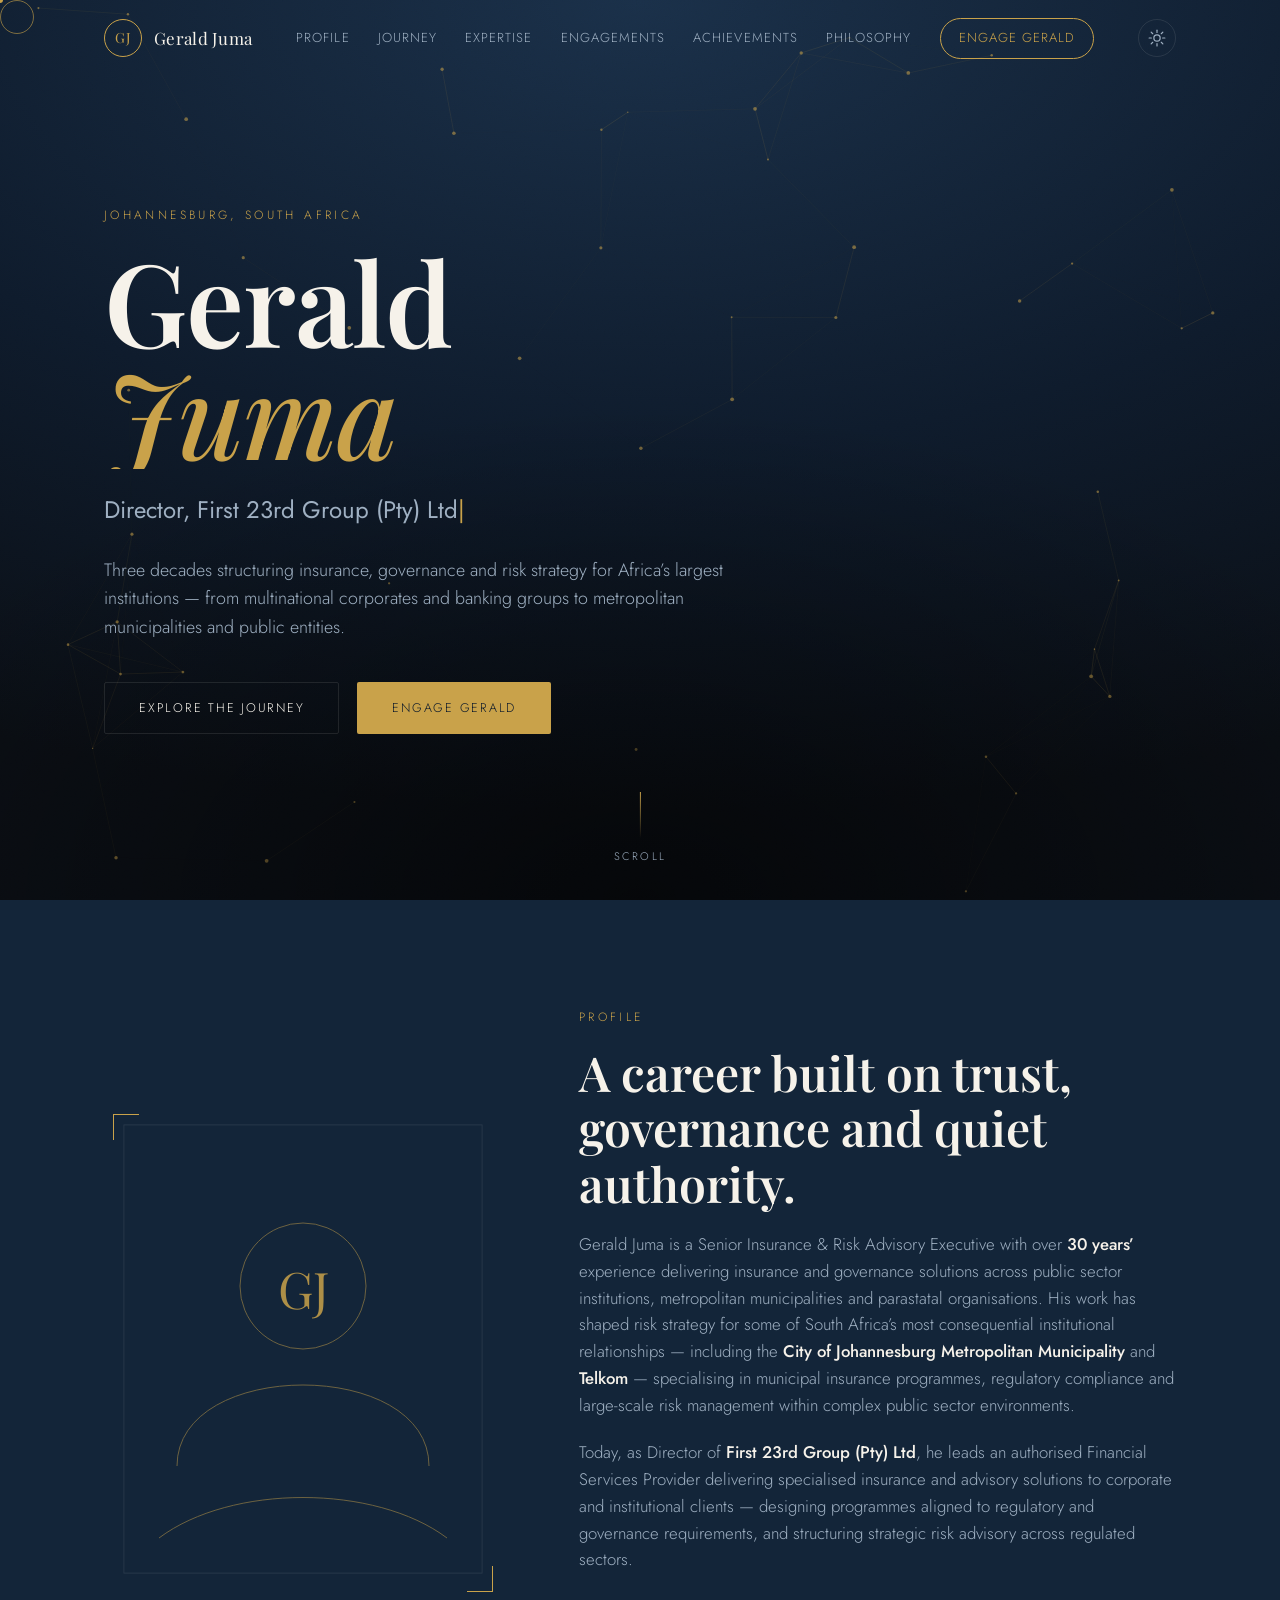
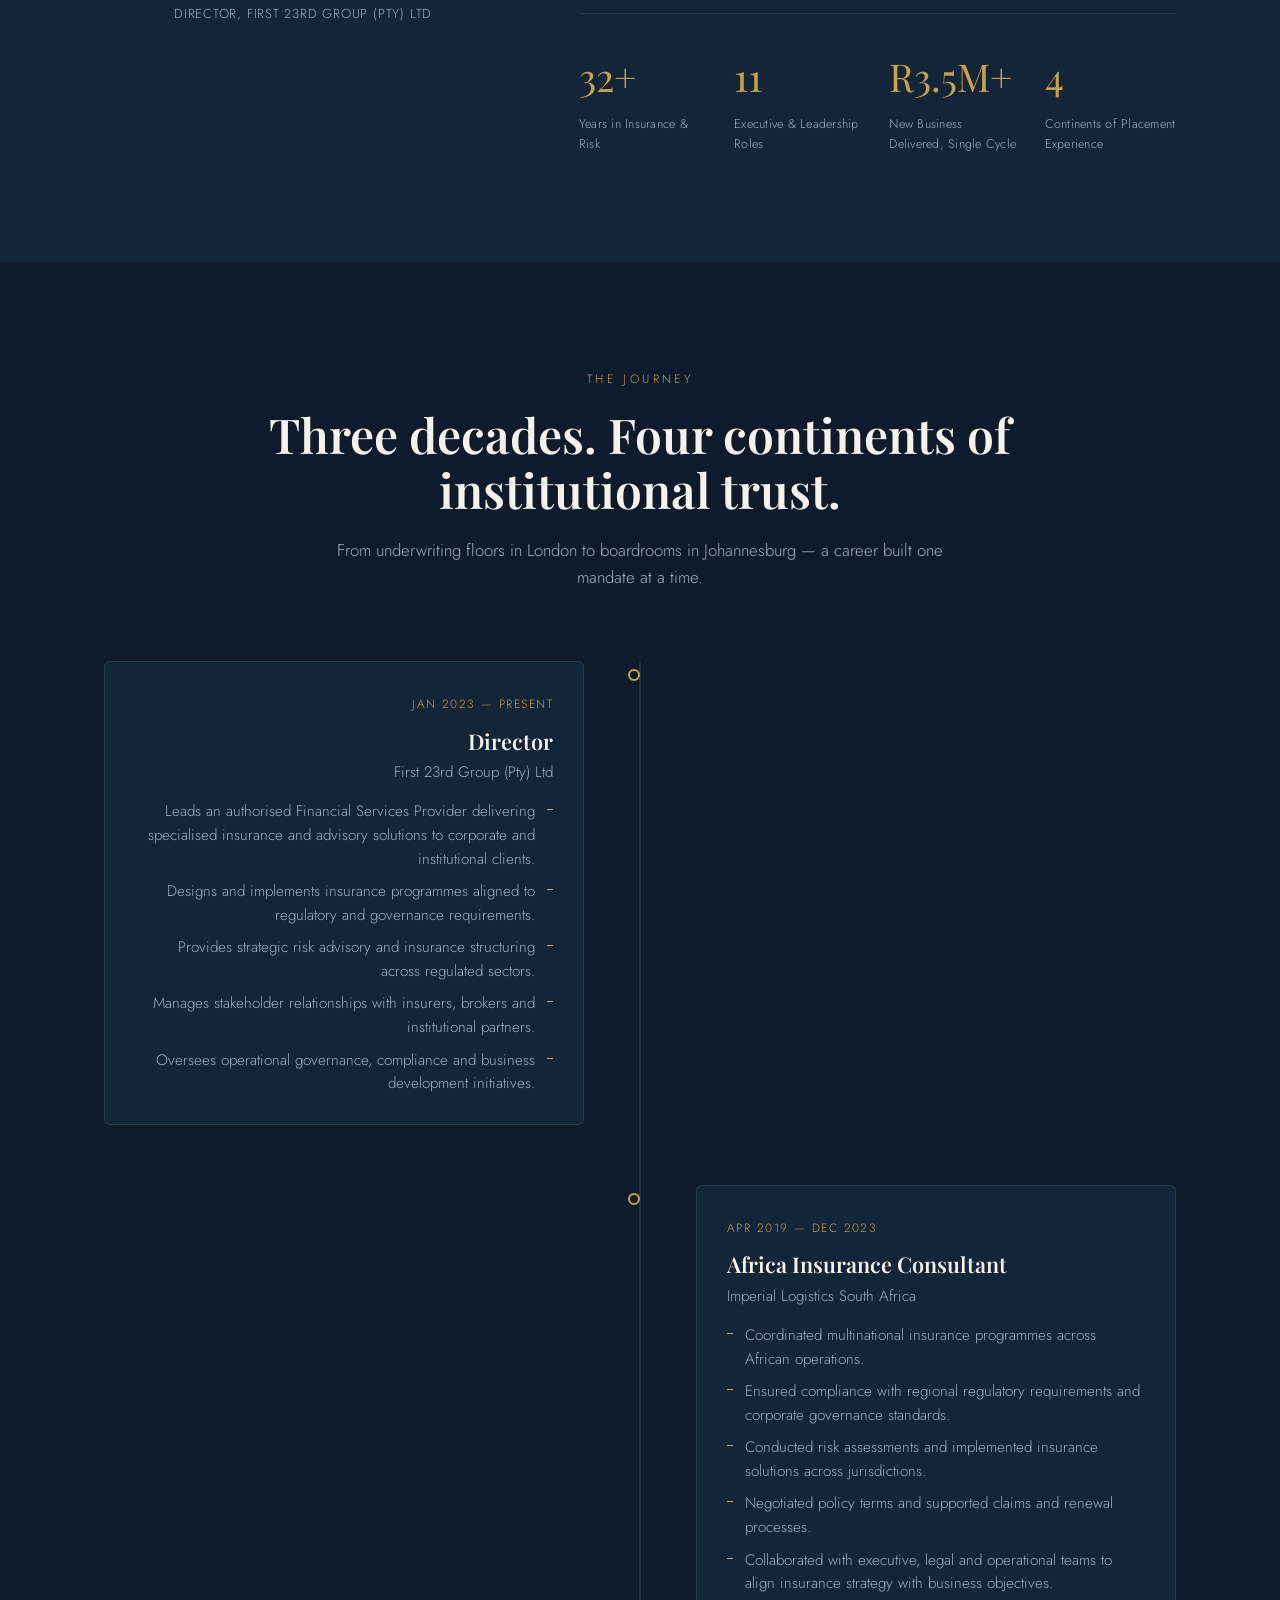
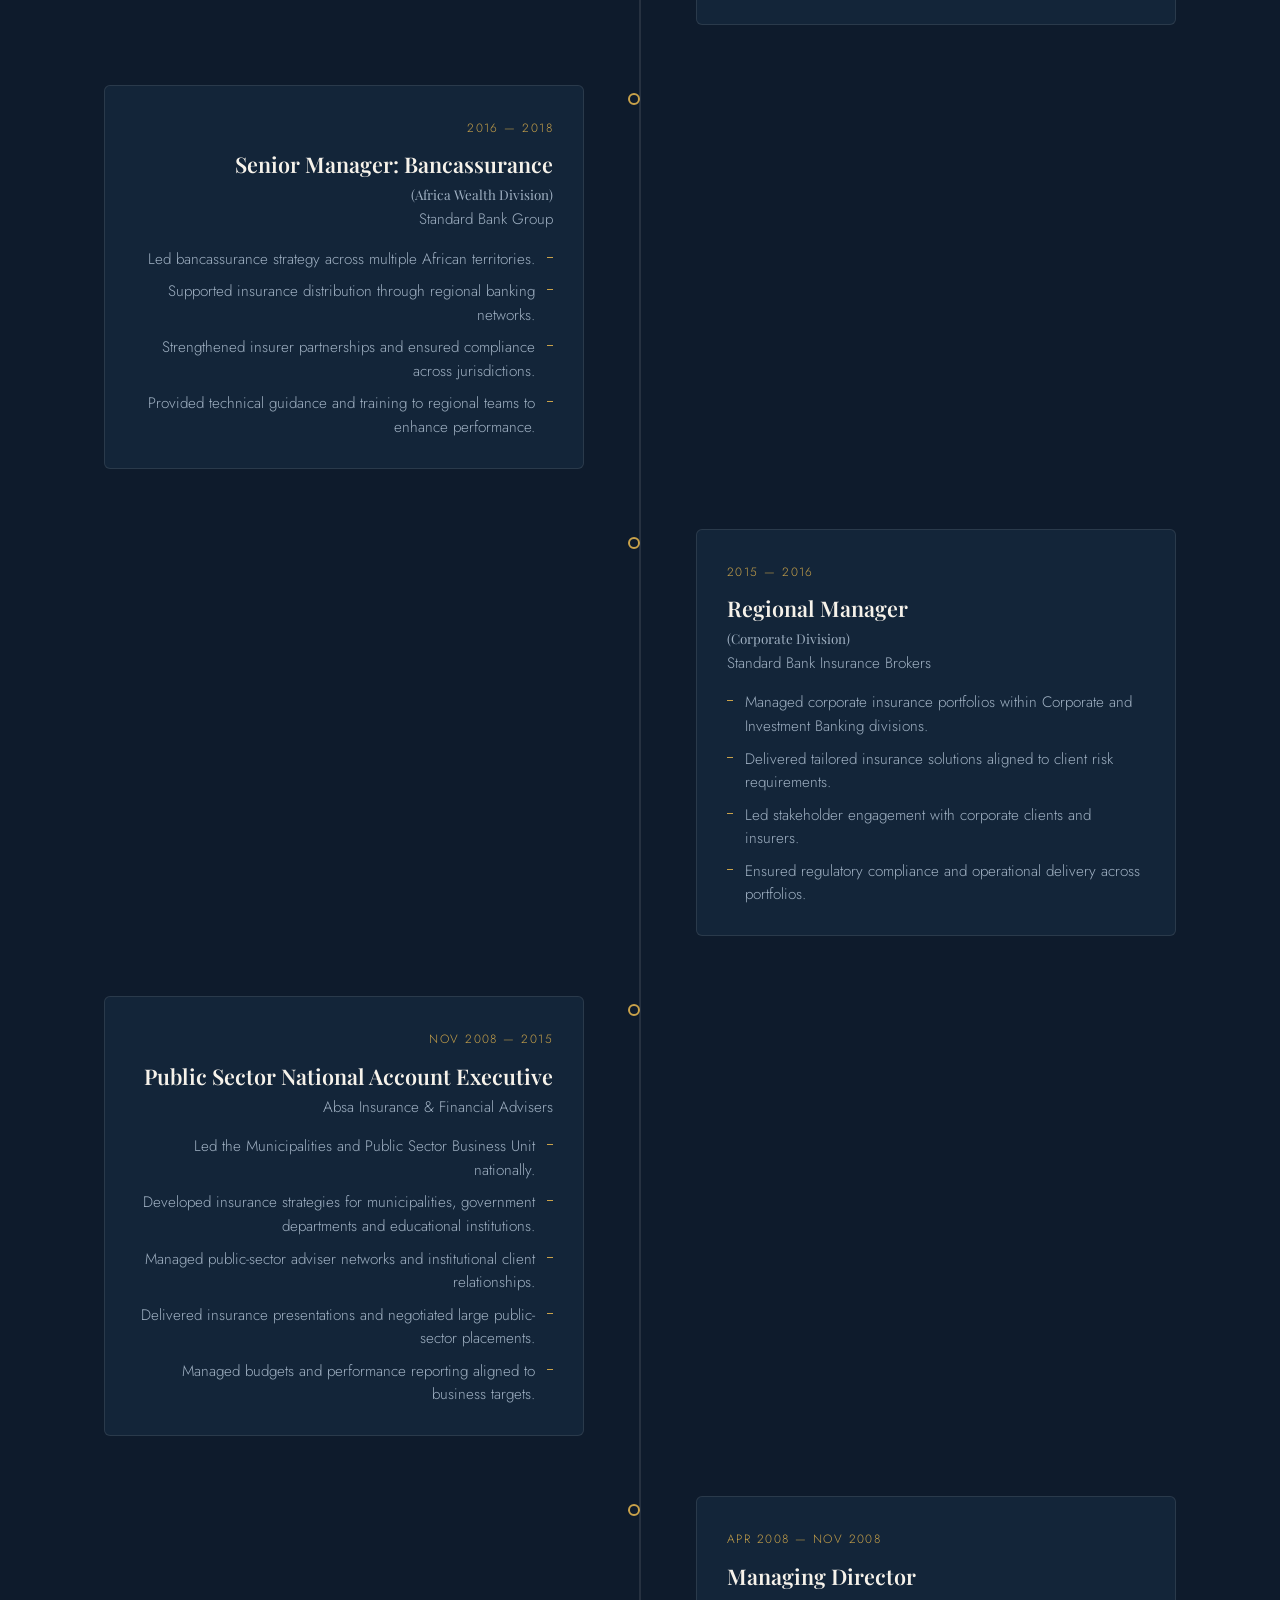
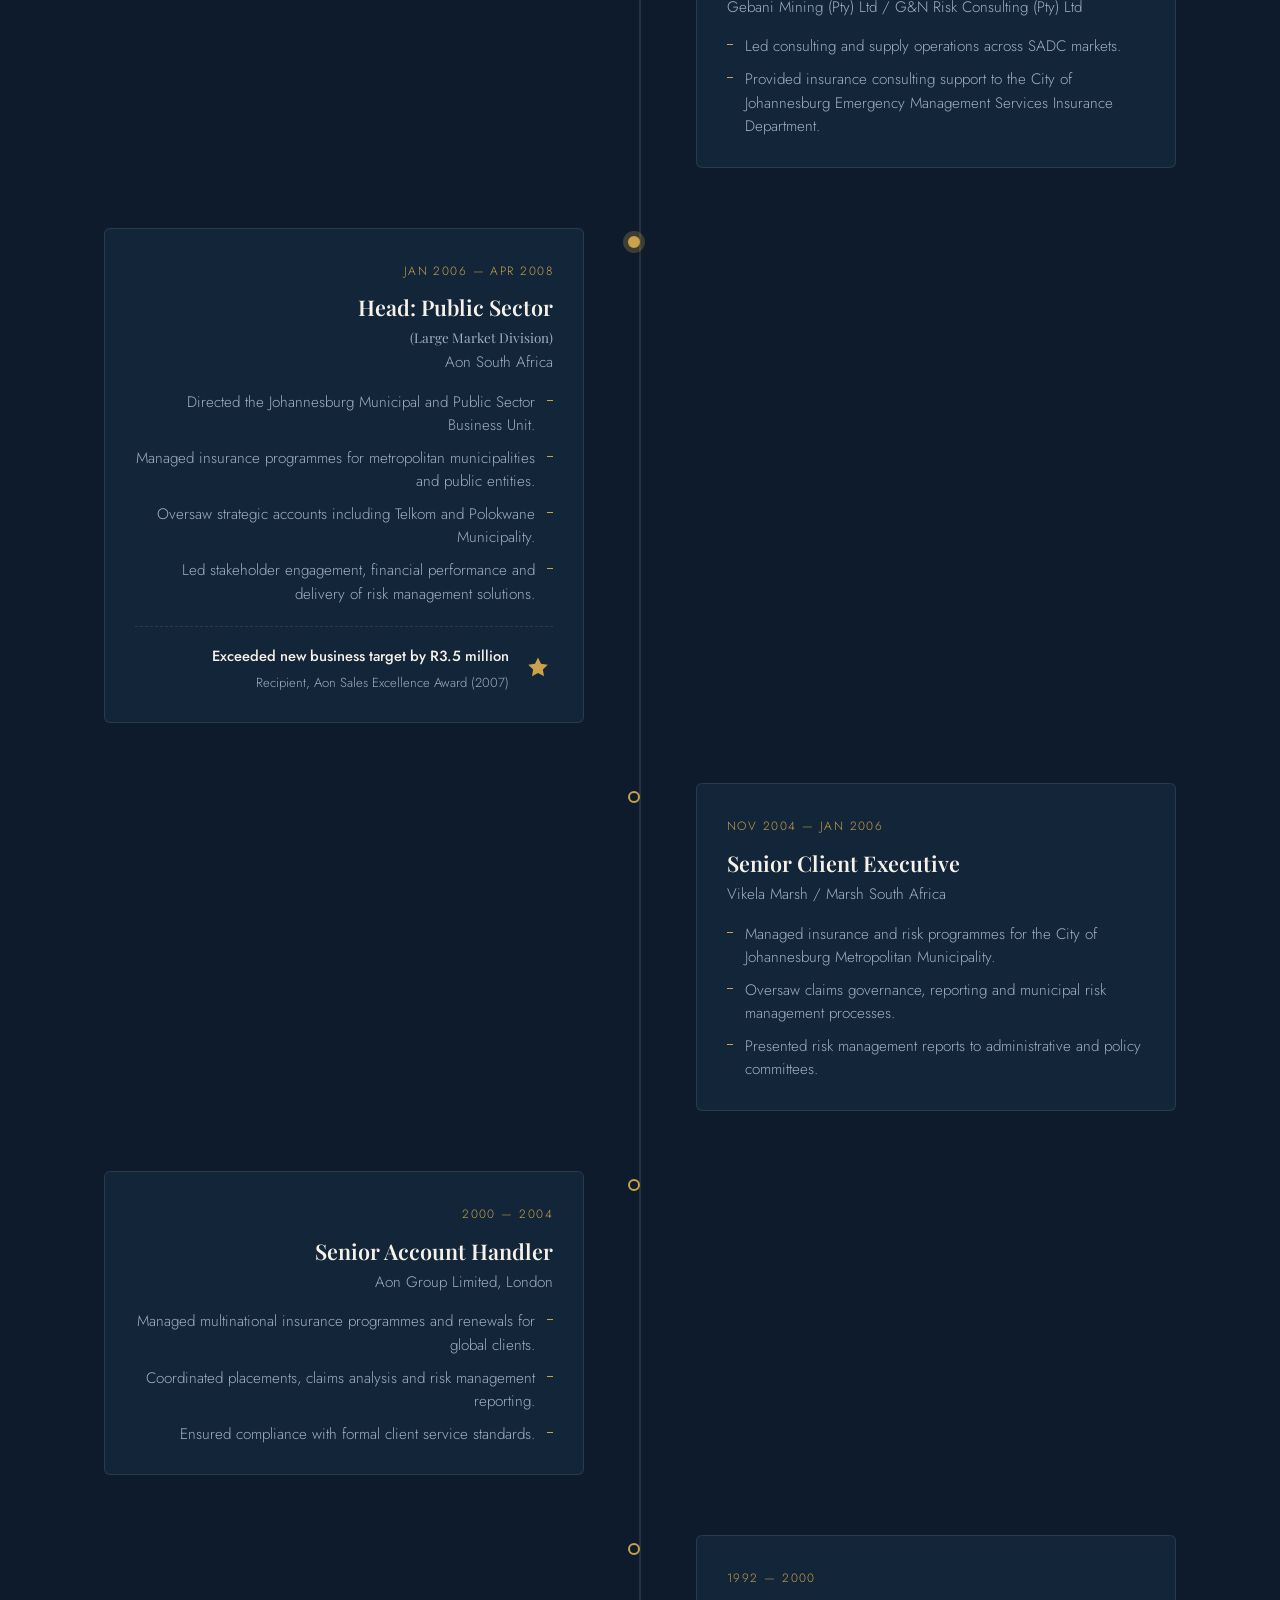
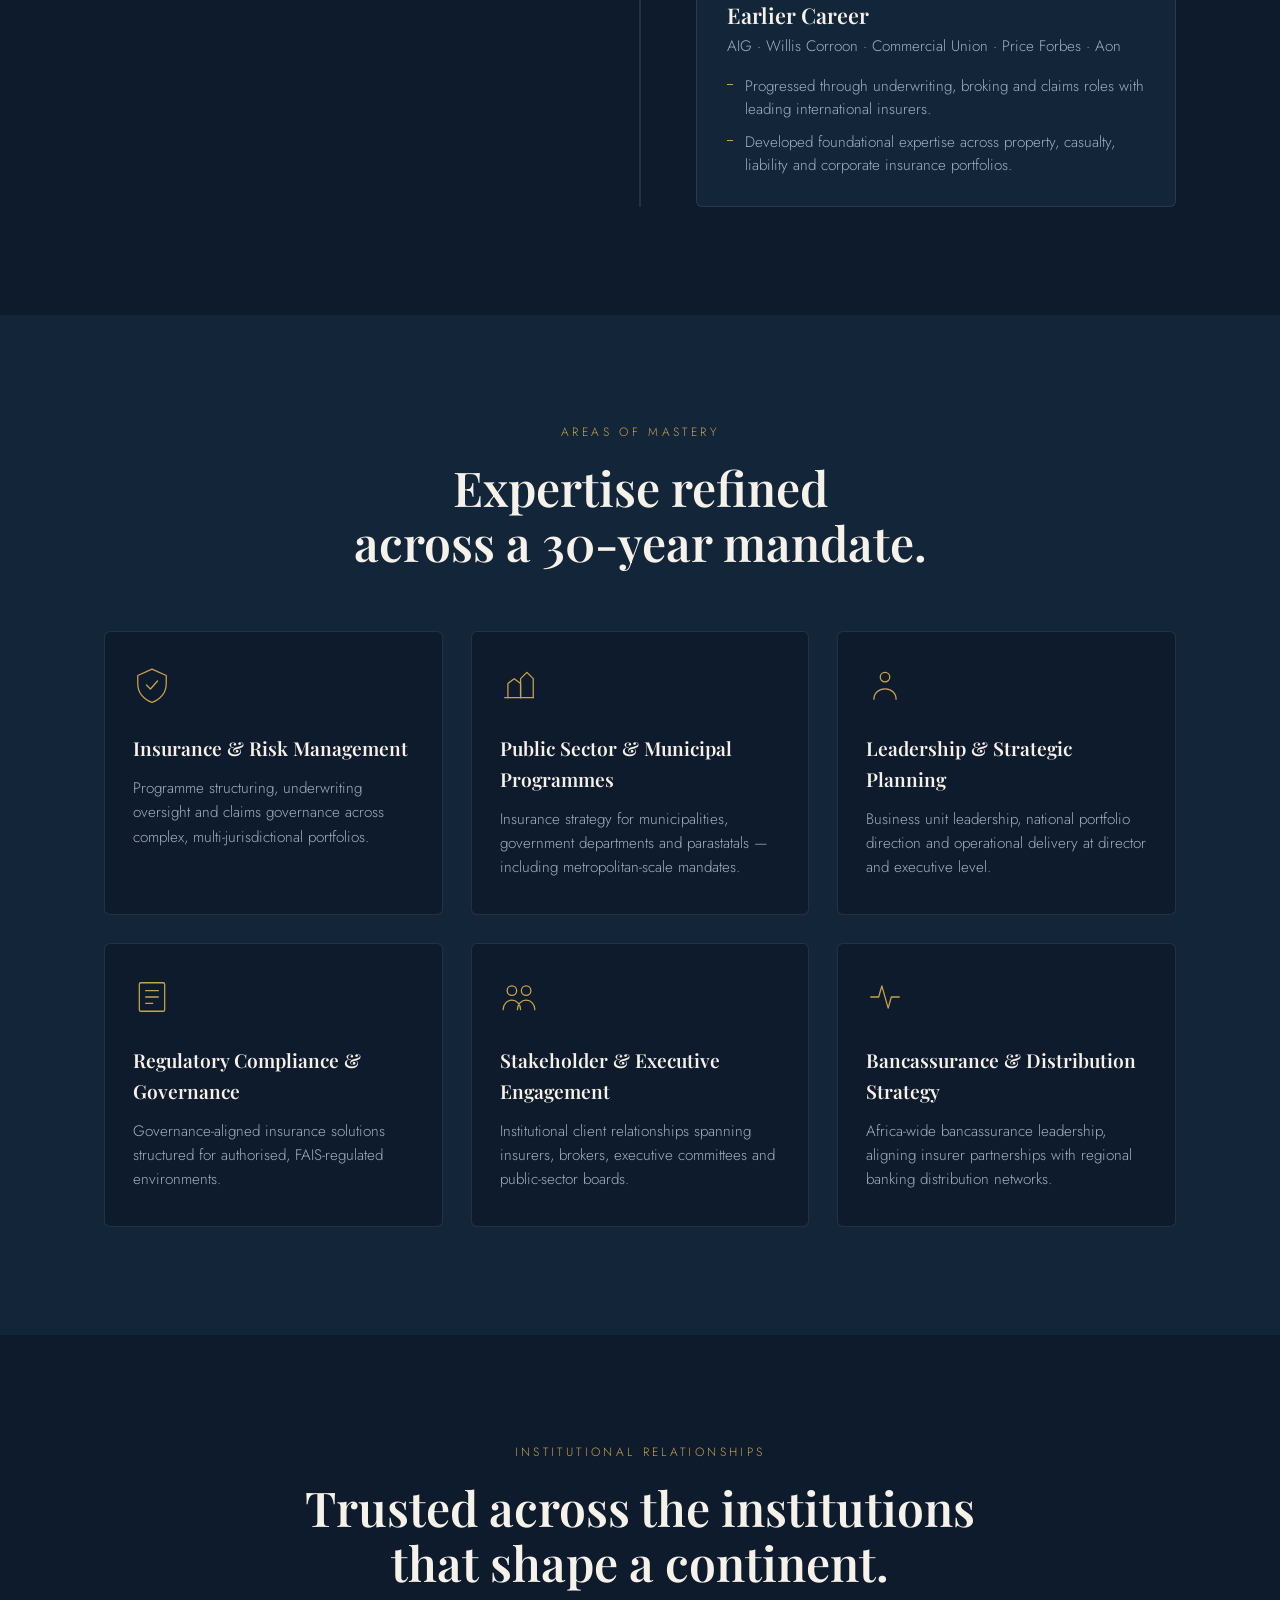
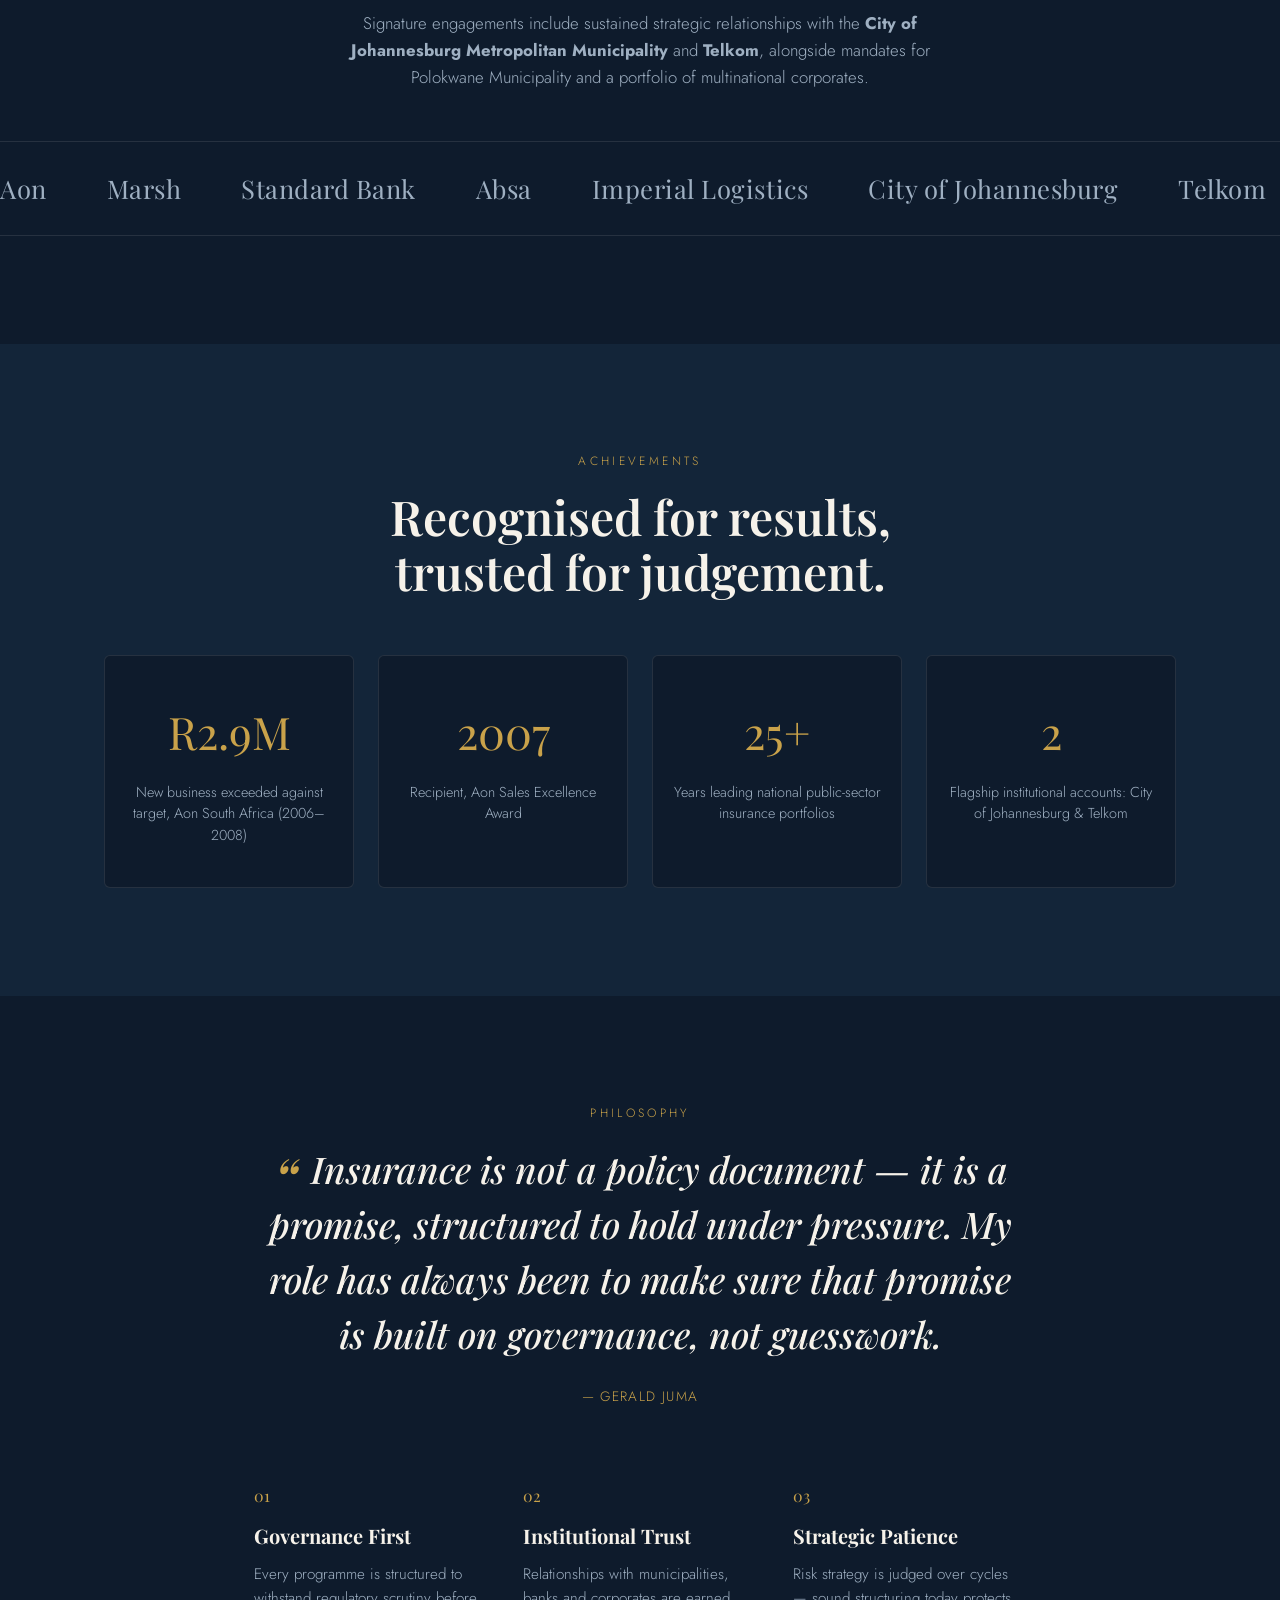
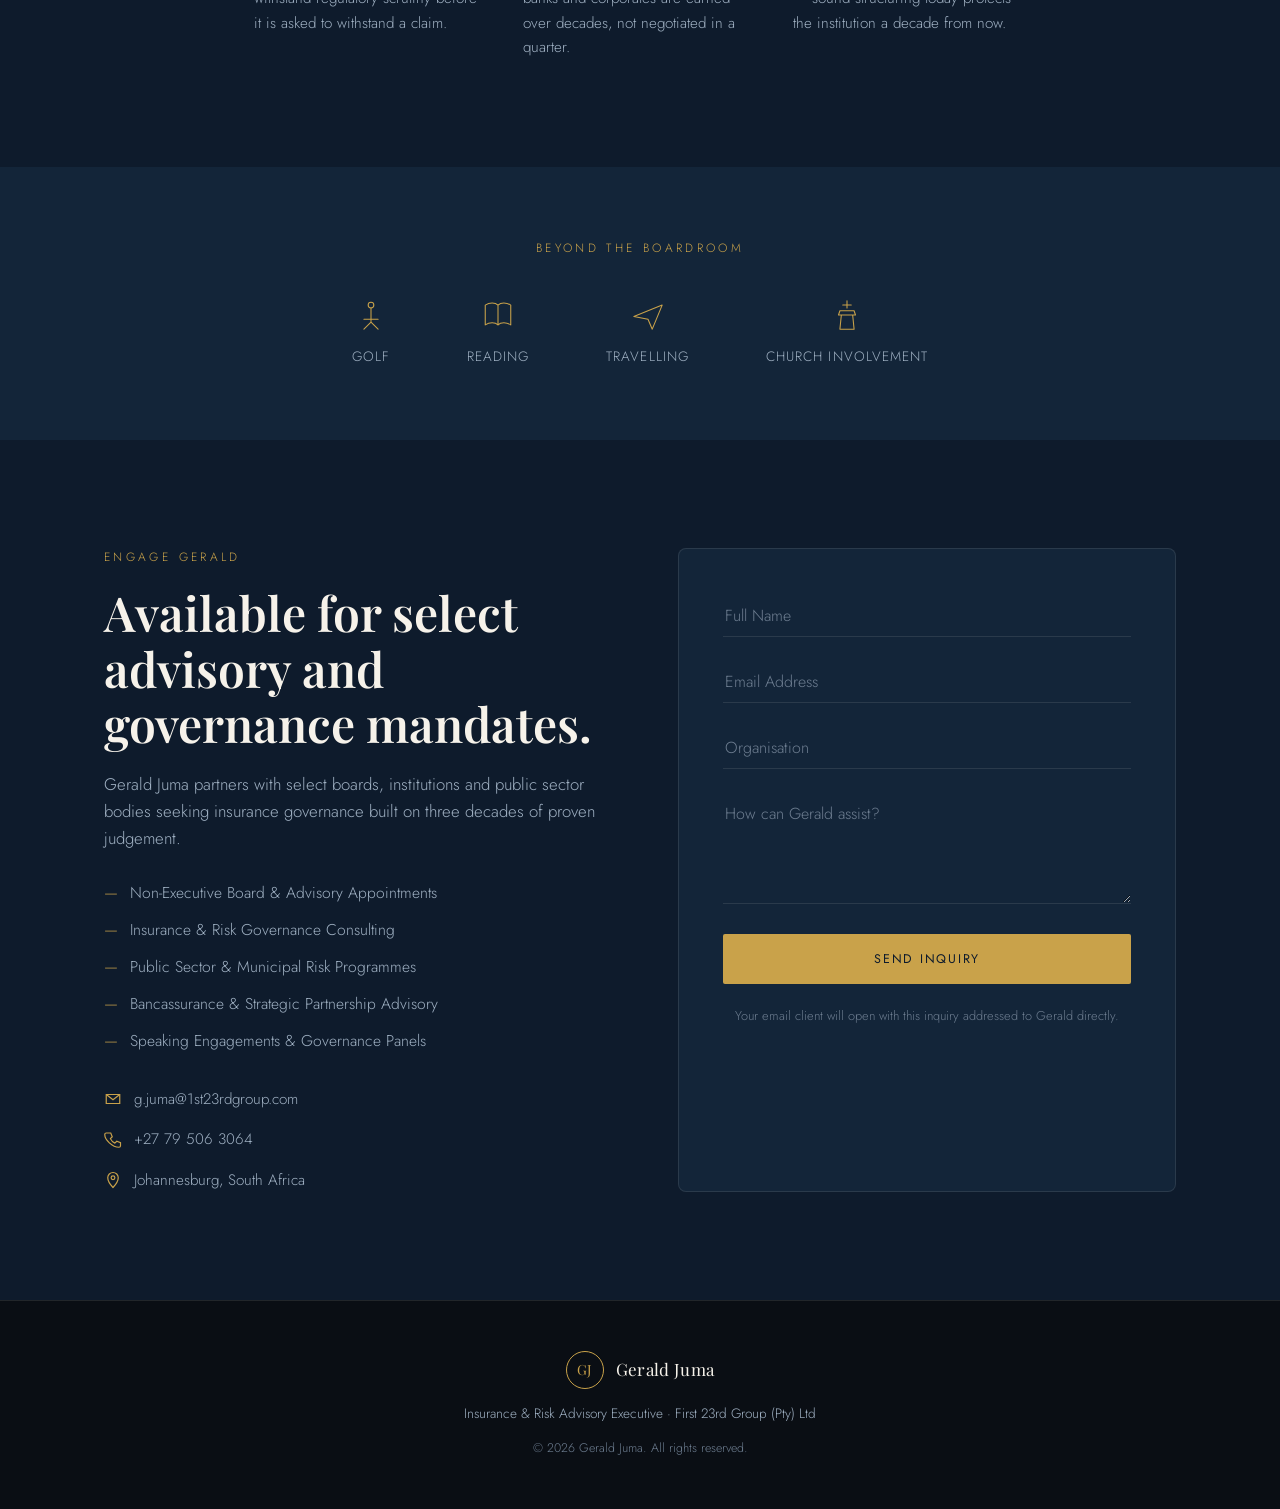
<file: index.html>
<!DOCTYPE html>
<html lang="en">
<head>
<meta charset="UTF-8">
<meta name="viewport" content="width=device-width, initial-scale=1.0">
<title>Gerald Juma — Insurance &amp; Risk Advisory Executive</title>
<meta name="description" content="Gerald Juma — Senior Insurance &amp; Risk Advisory Executive with over 30 years leading governance, risk and bancassurance strategy across Africa's corporate and public sectors.">
<meta name="theme-color" content="#0e1b2c">
<link rel="icon" type="image/svg+xml" href="assets/favicon.svg">
<link rel="preconnect" href="https://fonts.googleapis.com">
<link rel="preconnect" href="https://fonts.gstatic.com" crossorigin>
<link href="https://fonts.googleapis.com/css2?family=Playfair+Display:ital,wght@0,400;0,500;0,600;0,700;1,500&family=Jost:wght@300;400;500;600&display=swap" rel="stylesheet">
<link rel="stylesheet" href="css/style.css">
</head>
<body data-theme="dusk">

  <!-- Preloader -->
  <div class="preloader" id="preloader" aria-hidden="true">
    <svg class="preloader__mark" viewBox="0 0 120 120" fill="none">
      <circle class="preloader__ring" cx="60" cy="60" r="52" stroke="currentColor" stroke-width="1"/>
      <text x="60" y="72" text-anchor="middle" class="preloader__letters">GJ</text>
    </svg>
  </div>

  <!-- Scroll progress -->
  <div class="progress-bar" id="progressBar" aria-hidden="true"></div>

  <!-- Custom cursor (desktop only, injected/controlled via JS) -->
  <div class="cursor" id="cursor" aria-hidden="true">
    <div class="cursor__dot"></div>
    <div class="cursor__ring"></div>
  </div>

  <!-- Header / Nav -->
  <header class="site-header" id="siteHeader">
    <div class="site-header__inner">
      <a href="#home" class="brand" data-cursor="link">
        <span class="brand__mark">GJ</span>
        <span class="brand__name">Gerald&nbsp;Juma</span>
      </a>

      <nav class="nav" id="nav">
        <a href="#profile" class="nav__link">Profile</a>
        <a href="#journey" class="nav__link">Journey</a>
        <a href="#expertise" class="nav__link">Expertise</a>
        <a href="#engagements" class="nav__link">Engagements</a>
        <a href="#achievements" class="nav__link">Achievements</a>
        <a href="#philosophy" class="nav__link">Philosophy</a>
        <a href="#contact" class="nav__link nav__link--cta">Engage&nbsp;Gerald</a>
      </nav>

      <button class="theme-toggle" id="themeToggle" aria-label="Toggle light and dark theme" data-cursor="link">
        <svg viewBox="0 0 24 24" class="theme-toggle__icon theme-toggle__icon--sun"><circle cx="12" cy="12" r="4.2"/><g class="rays"><line x1="12" y1="1.5" x2="12" y2="4.5"/><line x1="12" y1="19.5" x2="12" y2="22.5"/><line x1="1.5" y1="12" x2="4.5" y2="12"/><line x1="19.5" y1="12" x2="22.5" y2="12"/><line x1="4.2" y1="4.2" x2="6.3" y2="6.3"/><line x1="17.7" y1="17.7" x2="19.8" y2="19.8"/><line x1="4.2" y1="19.8" x2="6.3" y2="17.7"/><line x1="17.7" y1="6.3" x2="19.8" y2="4.2"/></g></svg>
      </button>

      <button class="nav-toggle" id="navToggle" aria-label="Open menu" aria-expanded="false">
        <span></span><span></span><span></span>
      </button>
    </div>
  </header>

  <main>
    <!-- HERO -->
    <section class="hero" id="home">
      <canvas class="hero__canvas" id="heroCanvas" aria-hidden="true"></canvas>
      <div class="hero__vignette" aria-hidden="true"></div>
      <div class="hero__grain" aria-hidden="true"></div>

      <div class="hero__content">
        <p class="eyebrow reveal" data-reveal>Johannesburg, South Africa</p>
        <h1 class="hero__title">
          <span class="reveal-line"><span class="reveal-inner">Gerald</span></span>
          <span class="reveal-line"><span class="reveal-inner"><em>Juma</em></span></span>
        </h1>
        <p class="hero__role reveal" data-reveal data-delay="1">
          <span id="typewriter"></span><span class="caret">|</span>
        </p>
        <p class="hero__lede reveal" data-reveal data-delay="2">
          Three decades structuring insurance, governance and risk strategy for
          Africa&rsquo;s largest institutions — from multinational corporates and
          banking groups to metropolitan municipalities and public entities.
        </p>
        <div class="hero__actions reveal" data-reveal data-delay="3">
          <a href="#journey" class="btn btn--ghost-invert" data-cursor="link"><span>Explore the Journey</span></a>
          <a href="#contact" class="btn btn--gold" data-cursor="link"><span>Engage Gerald</span></a>
        </div>
      </div>

      <a href="#profile" class="scroll-cue" data-cursor="link" aria-label="Scroll to content">
        <span class="scroll-cue__line"></span>
        <span class="scroll-cue__text">Scroll</span>
      </a>
    </section>

    <!-- PROFILE / ABOUT -->
    <section class="section profile" id="profile">
      <div class="container profile__grid">
        <div class="profile__visual reveal" data-reveal>
          <div class="portrait-frame">
            <svg viewBox="0 0 400 500" class="portrait-art" aria-hidden="true">
              <rect x="1" y="1" width="398" height="498" class="portrait-art__border"/>
              <g class="portrait-art__lines">
                <path d="M60 380 C 60 260, 340 260, 340 380" />
                <circle cx="200" cy="180" r="70"/>
                <path d="M40 460 C 120 400, 280 400, 360 460" />
              </g>
              <text x="200" y="205" text-anchor="middle" class="portrait-art__mono">GJ</text>
            </svg>
            <div class="portrait-frame__corner portrait-frame__corner--tl"></div>
            <div class="portrait-frame__corner portrait-frame__corner--br"></div>
          </div>
          <p class="portrait-caption">Director, First 23rd Group (Pty) Ltd</p>
        </div>

        <div class="profile__copy">
          <p class="eyebrow reveal" data-reveal>Profile</p>
          <h2 class="section-title reveal" data-reveal>
            A career built on trust,<br> governance and quiet authority.
          </h2>
          <p class="profile__text reveal" data-reveal data-delay="1">
            Gerald Juma is a Senior Insurance &amp; Risk Advisory Executive with over
            <strong>30 years&rsquo;</strong> experience delivering insurance and governance
            solutions across public sector institutions, metropolitan municipalities and
            parastatal organisations. His work has shaped risk strategy for some of
            South Africa&rsquo;s most consequential institutional relationships — including
            the <strong>City of Johannesburg Metropolitan Municipality</strong> and
            <strong>Telkom</strong> — specialising in municipal insurance programmes,
            regulatory compliance and large-scale risk management within complex
            public sector environments.
          </p>
          <p class="profile__text reveal" data-reveal data-delay="2">
            Today, as Director of <strong>First 23rd Group (Pty) Ltd</strong>, he leads an
            authorised Financial Services Provider delivering specialised insurance
            and advisory solutions to corporate and institutional clients — designing
            programmes aligned to regulatory and governance requirements, and
            structuring strategic risk advisory across regulated sectors.
          </p>

          <div class="stat-row">
            <div class="stat reveal" data-reveal data-delay="1">
              <span class="stat__num" data-count="32" data-suffix="+">0</span>
              <span class="stat__label">Years in Insurance &amp; Risk</span>
            </div>
            <div class="stat reveal" data-reveal data-delay="2">
              <span class="stat__num" data-count="11">0</span>
              <span class="stat__label">Executive &amp; Leadership Roles</span>
            </div>
            <div class="stat reveal" data-reveal data-delay="3">
              <span class="stat__num" data-count="3.5" data-prefix="R" data-decimals="1" data-suffix="M+">0</span>
              <span class="stat__label">New Business Delivered, Single Cycle</span>
            </div>
            <div class="stat reveal" data-reveal data-delay="4">
              <span class="stat__num" data-count="4">0</span>
              <span class="stat__label">Continents of Placement Experience</span>
            </div>
          </div>
        </div>
      </div>
    </section>

    <!-- JOURNEY / TIMELINE -->
    <section class="section journey" id="journey">
      <div class="container">
        <p class="eyebrow reveal" data-reveal align="center">The Journey</p>
        <h2 class="section-title section-title--center reveal" data-reveal>
          Three decades. Four continents of<br class="lg-only"> institutional trust.
        </h2>
        <p class="section-sub reveal" data-reveal data-delay="1">
          From underwriting floors in London to boardrooms in Johannesburg —
          a career built one mandate at a time.
        </p>
      </div>

      <div class="timeline container" id="timeline">
        <div class="timeline__spine" aria-hidden="true">
          <div class="timeline__spine-fill" id="spineFill"></div>
        </div>

        <!-- Items injected via markup below; alternating sides on desktop -->

        <article class="tl-item reveal" data-reveal>
          <div class="tl-item__dot"></div>
          <div class="tl-item__card" tabindex="0">
            <span class="tl-item__date">Jan 2023 — Present</span>
            <h3 class="tl-item__role">Director</h3>
            <p class="tl-item__org">First 23rd Group (Pty) Ltd</p>
            <ul class="tl-item__list">
              <li>Leads an authorised Financial Services Provider delivering specialised insurance and advisory solutions to corporate and institutional clients.</li>
              <li>Designs and implements insurance programmes aligned to regulatory and governance requirements.</li>
              <li>Provides strategic risk advisory and insurance structuring across regulated sectors.</li>
              <li>Manages stakeholder relationships with insurers, brokers and institutional partners.</li>
              <li>Oversees operational governance, compliance and business development initiatives.</li>
            </ul>
          </div>
        </article>

        <article class="tl-item reveal" data-reveal>
          <div class="tl-item__dot"></div>
          <div class="tl-item__card" tabindex="0">
            <span class="tl-item__date">Apr 2019 — Dec 2023</span>
            <h3 class="tl-item__role">Africa Insurance Consultant</h3>
            <p class="tl-item__org">Imperial Logistics South Africa</p>
            <ul class="tl-item__list">
              <li>Coordinated multinational insurance programmes across African operations.</li>
              <li>Ensured compliance with regional regulatory requirements and corporate governance standards.</li>
              <li>Conducted risk assessments and implemented insurance solutions across jurisdictions.</li>
              <li>Negotiated policy terms and supported claims and renewal processes.</li>
              <li>Collaborated with executive, legal and operational teams to align insurance strategy with business objectives.</li>
            </ul>
          </div>
        </article>

        <article class="tl-item reveal" data-reveal>
          <div class="tl-item__dot"></div>
          <div class="tl-item__card" tabindex="0">
            <span class="tl-item__date">2016 — 2018</span>
            <h3 class="tl-item__role">Senior Manager: Bancassurance <span class="tl-item__role-sub">(Africa Wealth Division)</span></h3>
            <p class="tl-item__org">Standard Bank Group</p>
            <ul class="tl-item__list">
              <li>Led bancassurance strategy across multiple African territories.</li>
              <li>Supported insurance distribution through regional banking networks.</li>
              <li>Strengthened insurer partnerships and ensured compliance across jurisdictions.</li>
              <li>Provided technical guidance and training to regional teams to enhance performance.</li>
            </ul>
          </div>
        </article>

        <article class="tl-item reveal" data-reveal>
          <div class="tl-item__dot"></div>
          <div class="tl-item__card" tabindex="0">
            <span class="tl-item__date">2015 — 2016</span>
            <h3 class="tl-item__role">Regional Manager <span class="tl-item__role-sub">(Corporate Division)</span></h3>
            <p class="tl-item__org">Standard Bank Insurance Brokers</p>
            <ul class="tl-item__list">
              <li>Managed corporate insurance portfolios within Corporate and Investment Banking divisions.</li>
              <li>Delivered tailored insurance solutions aligned to client risk requirements.</li>
              <li>Led stakeholder engagement with corporate clients and insurers.</li>
              <li>Ensured regulatory compliance and operational delivery across portfolios.</li>
            </ul>
          </div>
        </article>

        <article class="tl-item reveal" data-reveal>
          <div class="tl-item__dot"></div>
          <div class="tl-item__card" tabindex="0">
            <span class="tl-item__date">Nov 2008 — 2015</span>
            <h3 class="tl-item__role">Public Sector National Account Executive</h3>
            <p class="tl-item__org">Absa Insurance &amp; Financial Advisers</p>
            <ul class="tl-item__list">
              <li>Led the Municipalities and Public Sector Business Unit nationally.</li>
              <li>Developed insurance strategies for municipalities, government departments and educational institutions.</li>
              <li>Managed public-sector adviser networks and institutional client relationships.</li>
              <li>Delivered insurance presentations and negotiated large public-sector placements.</li>
              <li>Managed budgets and performance reporting aligned to business targets.</li>
            </ul>
          </div>
        </article>

        <article class="tl-item reveal" data-reveal>
          <div class="tl-item__dot"></div>
          <div class="tl-item__card" tabindex="0">
            <span class="tl-item__date">Apr 2008 — Nov 2008</span>
            <h3 class="tl-item__role">Managing Director</h3>
            <p class="tl-item__org">Gebani Mining (Pty) Ltd / G&amp;N Risk Consulting (Pty) Ltd</p>
            <ul class="tl-item__list">
              <li>Led consulting and supply operations across SADC markets.</li>
              <li>Provided insurance consulting support to the City of Johannesburg Emergency Management Services Insurance Department.</li>
            </ul>
          </div>
        </article>

        <article class="tl-item tl-item--milestone reveal" data-reveal>
          <div class="tl-item__dot tl-item__dot--gold"></div>
          <div class="tl-item__card" tabindex="0">
            <span class="tl-item__date">Jan 2006 — Apr 2008</span>
            <h3 class="tl-item__role">Head: Public Sector <span class="tl-item__role-sub">(Large Market Division)</span></h3>
            <p class="tl-item__org">Aon South Africa</p>
            <ul class="tl-item__list">
              <li>Directed the Johannesburg Municipal and Public Sector Business Unit.</li>
              <li>Managed insurance programmes for metropolitan municipalities and public entities.</li>
              <li>Oversaw strategic accounts including Telkom and Polokwane Municipality.</li>
              <li>Led stakeholder engagement, financial performance and delivery of risk management solutions.</li>
            </ul>
            <div class="tl-item__badge">
              <svg viewBox="0 0 24 24" class="tl-item__badge-icon"><path d="M12 2l2.4 4.9 5.4.8-3.9 3.8.9 5.4-4.8-2.5-4.8 2.5.9-5.4-3.9-3.8 5.4-.8z"/></svg>
              <div>
                <strong>Exceeded new business target by R3.5 million</strong>
                <span>Recipient, Aon Sales Excellence Award (2007)</span>
              </div>
            </div>
          </div>
        </article>

        <article class="tl-item reveal" data-reveal>
          <div class="tl-item__dot"></div>
          <div class="tl-item__card" tabindex="0">
            <span class="tl-item__date">Nov 2004 — Jan 2006</span>
            <h3 class="tl-item__role">Senior Client Executive</h3>
            <p class="tl-item__org">Vikela Marsh / Marsh South Africa</p>
            <ul class="tl-item__list">
              <li>Managed insurance and risk programmes for the City of Johannesburg Metropolitan Municipality.</li>
              <li>Oversaw claims governance, reporting and municipal risk management processes.</li>
              <li>Presented risk management reports to administrative and policy committees.</li>
            </ul>
          </div>
        </article>

        <article class="tl-item reveal" data-reveal>
          <div class="tl-item__dot"></div>
          <div class="tl-item__card" tabindex="0">
            <span class="tl-item__date">2000 — 2004</span>
            <h3 class="tl-item__role">Senior Account Handler</h3>
            <p class="tl-item__org">Aon Group Limited, London</p>
            <ul class="tl-item__list">
              <li>Managed multinational insurance programmes and renewals for global clients.</li>
              <li>Coordinated placements, claims analysis and risk management reporting.</li>
              <li>Ensured compliance with formal client service standards.</li>
            </ul>
          </div>
        </article>

        <article class="tl-item tl-item--origin reveal" data-reveal>
          <div class="tl-item__dot"></div>
          <div class="tl-item__card" tabindex="0">
            <span class="tl-item__date">1992 — 2000</span>
            <h3 class="tl-item__role">Earlier Career</h3>
            <p class="tl-item__org">AIG · Willis Corroon · Commercial Union · Price Forbes · Aon</p>
            <ul class="tl-item__list">
              <li>Progressed through underwriting, broking and claims roles with leading international insurers.</li>
              <li>Developed foundational expertise across property, casualty, liability and corporate insurance portfolios.</li>
            </ul>
          </div>
        </article>

      </div>
    </section>

    <!-- EXPERTISE -->
    <section class="section expertise" id="expertise">
      <div class="container">
        <p class="eyebrow reveal" data-reveal align="center">Areas of Mastery</p>
        <h2 class="section-title section-title--center reveal" data-reveal>Expertise refined<br class="lg-only"> across a 30-year mandate.</h2>
      </div>

      <div class="expertise__grid container">
        <div class="ex-card reveal" data-reveal data-delay="1" tabindex="0">
          <svg class="ex-card__icon" viewBox="0 0 48 48"><path d="M24 4 6 12v10c0 12 7.6 20.6 18 24 10.4-3.4 18-12 18-24V12z"/><path d="M17 24l5 5 9-10"/></svg>
          <h3>Insurance &amp; Risk Management</h3>
          <p>Programme structuring, underwriting oversight and claims governance across complex, multi-jurisdictional portfolios.</p>
        </div>
        <div class="ex-card reveal" data-reveal data-delay="2" tabindex="0">
          <svg class="ex-card__icon" viewBox="0 0 48 48"><path d="M6 40h36"/><path d="M10 40V22l8-6 8 6v18"/><path d="M26 40V16l8-8 8 8v24"/></svg>
          <h3>Public Sector &amp; Municipal Programmes</h3>
          <p>Insurance strategy for municipalities, government departments and parastatals — including metropolitan-scale mandates.</p>
        </div>
        <div class="ex-card reveal" data-reveal data-delay="3" tabindex="0">
          <svg class="ex-card__icon" viewBox="0 0 48 48"><circle cx="24" cy="14" r="6"/><path d="M10 42c0-8 6-13 14-13s14 5 14 13"/></svg>
          <h3>Leadership &amp; Strategic Planning</h3>
          <p>Business unit leadership, national portfolio direction and operational delivery at director and executive level.</p>
        </div>
        <div class="ex-card reveal" data-reveal data-delay="4" tabindex="0">
          <svg class="ex-card__icon" viewBox="0 0 48 48"><rect x="8" y="6" width="32" height="36" rx="2"/><path d="M16 16h16M16 24h16M16 32h9"/></svg>
          <h3>Regulatory Compliance &amp; Governance</h3>
          <p>Governance-aligned insurance solutions structured for authorised, FAIS-regulated environments.</p>
        </div>
        <div class="ex-card reveal" data-reveal data-delay="5" tabindex="0">
          <svg class="ex-card__icon" viewBox="0 0 48 48"><circle cx="15" cy="16" r="6"/><circle cx="33" cy="16" r="6"/><path d="M4 40c0-7 5-12 11-12s11 5 11 12M22 40c0-7 5-12 11-12s11 5 11 12"/></svg>
          <h3>Stakeholder &amp; Executive Engagement</h3>
          <p>Institutional client relationships spanning insurers, brokers, executive committees and public-sector boards.</p>
        </div>
        <div class="ex-card reveal" data-reveal data-delay="6" tabindex="0">
          <svg class="ex-card__icon" viewBox="0 0 48 48"><path d="M6 24h10l4-14 8 28 4-14h10"/></svg>
          <h3>Bancassurance &amp; Distribution Strategy</h3>
          <p>Africa-wide bancassurance leadership, aligning insurer partnerships with regional banking distribution networks.</p>
        </div>
      </div>
    </section>

    <!-- ENGAGEMENTS / INSTITUTIONS -->
    <section class="section engagements" id="engagements">
      <div class="container">
        <p class="eyebrow reveal" data-reveal align="center">Institutional Relationships</p>
        <h2 class="section-title section-title--center reveal" data-reveal>Trusted across the institutions<br class="lg-only"> that shape a continent.</h2>
        <p class="section-sub reveal" data-reveal data-delay="1">
          Signature engagements include sustained strategic relationships with the
          <strong>City of Johannesburg Metropolitan Municipality</strong> and
          <strong>Telkom</strong>, alongside mandates for Polokwane Municipality and a
          portfolio of multinational corporates.
        </p>
      </div>

      <div class="marquee" aria-label="Career affiliations">
        <div class="marquee__track" id="marqueeTrack">
          <span>Aon</span><span>Marsh</span><span>Standard Bank</span><span>Absa</span>
          <span>Imperial Logistics</span><span>City of Johannesburg</span><span>Telkom</span>
          <span>AIG</span><span>Willis Corroon</span><span>Commercial Union</span>
          <span>Price Forbes</span><span>First 23rd Group</span>
        </div>
      </div>
    </section>

    <!-- ACHIEVEMENTS -->
    <section class="section achievements" id="achievements">
      <div class="container">
        <p class="eyebrow reveal" data-reveal align="center">Achievements</p>
        <h2 class="section-title section-title--center reveal" data-reveal>Recognised for results,<br class="lg-only"> trusted for judgement.</h2>
      </div>

      <div class="ach-grid container">
        <div class="ach-card reveal" data-reveal data-delay="1">
          <span class="ach-card__num" data-count="3.5" data-decimals="1" data-prefix="R" data-suffix="M">R0M</span>
          <p class="ach-card__label">New business exceeded against target, Aon South Africa (2006&ndash;2008)</p>
        </div>
        <div class="ach-card reveal" data-reveal data-delay="2">
          <span class="ach-card__num ach-card__num--static">2007</span>
          <p class="ach-card__label">Recipient, Aon Sales Excellence Award</p>
        </div>
        <div class="ach-card reveal" data-reveal data-delay="3">
          <span class="ach-card__num" data-count="30" data-suffix="+">0</span>
          <p class="ach-card__label">Years leading national public-sector insurance portfolios</p>
        </div>
        <div class="ach-card reveal" data-reveal data-delay="4">
          <span class="ach-card__num" data-count="2" data-suffix="">0</span>
          <p class="ach-card__label">Flagship institutional accounts: City of Johannesburg &amp; Telkom</p>
        </div>
      </div>
    </section>

    <!-- PHILOSOPHY -->
    <section class="section philosophy" id="philosophy">
      <div class="container philosophy__inner">
        <p class="eyebrow reveal" data-reveal align="center">Philosophy</p>
        <blockquote class="philosophy__quote reveal" data-reveal>
          <span class="quote-mark" aria-hidden="true">&ldquo;</span>
          Insurance is not a policy document — it is a promise, structured to hold under pressure.
          My role has always been to make sure that promise is built on governance,
          not guesswork.
        </blockquote>
        <p class="philosophy__attr reveal" data-reveal data-delay="1">— Gerald Juma</p>

        <div class="principles">
          <div class="principle reveal" data-reveal data-delay="1">
            <span class="principle__num">01</span>
            <h4>Governance First</h4>
            <p>Every programme is structured to withstand regulatory scrutiny before it is asked to withstand a claim.</p>
          </div>
          <div class="principle reveal" data-reveal data-delay="2">
            <span class="principle__num">02</span>
            <h4>Institutional Trust</h4>
            <p>Relationships with municipalities, banks and corporates are earned over decades, not negotiated in a quarter.</p>
          </div>
          <div class="principle reveal" data-reveal data-delay="3">
            <span class="principle__num">03</span>
            <h4>Strategic Patience</h4>
            <p>Risk strategy is judged over cycles — sound structuring today protects the institution a decade from now.</p>
          </div>
        </div>
      </div>
    </section>

    <!-- PERSONAL -->
    <section class="section personal">
      <div class="container personal__inner reveal" data-reveal>
        <p class="eyebrow" align="center">Beyond the Boardroom</p>
        <div class="personal__row">
          <div class="personal__item">
            <svg viewBox="0 0 48 48"><circle cx="24" cy="10" r="4"/><path d="M24 14v20M14 44l10-10 10 10"/><path d="M14 30h20"/></svg>
            <span>Golf</span>
          </div>
          <div class="personal__item">
            <svg viewBox="0 0 48 48"><path d="M6 10c6-4 14-4 18 0v28c-4-4-12-4-18 0zM42 10c-6-4-14-4-18 0v28c4-4 12-4 18 0z"/></svg>
            <span>Reading</span>
          </div>
          <div class="personal__item">
            <svg viewBox="0 0 48 48"><path d="M4 26l40-16-14 34-6-14z"/></svg>
            <span>Travelling</span>
          </div>
          <div class="personal__item">
            <svg viewBox="0 0 48 48"><path d="M24 4v10M18 10h12M14 44h20l-2-20h-16zM12 24h24l-2-6H14z"/></svg>
            <span>Church Involvement</span>
          </div>
        </div>
      </div>
    </section>

    <!-- CONTACT -->
    <section class="section contact" id="contact">
      <div class="container contact__grid">
        <div class="contact__copy reveal" data-reveal>
          <p class="eyebrow">Engage Gerald</p>
          <h2 class="section-title">Available for select<br> advisory and governance mandates.</h2>
          <p class="profile__text">
            Gerald Juma partners with select boards, institutions and public sector
            bodies seeking insurance governance built on three decades of proven
            judgement.
          </p>

          <ul class="availability-list">
            <li>Non-Executive Board &amp; Advisory Appointments</li>
            <li>Insurance &amp; Risk Governance Consulting</li>
            <li>Public Sector &amp; Municipal Risk Programmes</li>
            <li>Bancassurance &amp; Strategic Partnership Advisory</li>
            <li>Speaking Engagements &amp; Governance Panels</li>
          </ul>

          <div class="contact-details">
            <a href="mailto:g.juma@1st23rdgroup.com" class="contact-details__item" data-cursor="link">
              <svg viewBox="0 0 24 24"><path d="M3 6h18v12H3z"/><path d="M3 6l9 7 9-7"/></svg>
              g.juma@1st23rdgroup.com
            </a>
            <a href="tel:+27795063064" class="contact-details__item" data-cursor="link">
              <svg viewBox="0 0 24 24"><path d="M5 4h4l2 5-2.5 2.5a12 12 0 0 0 6 6L17 15l5 2v4a2 2 0 0 1-2 2C11 23 1 13 1 6a2 2 0 0 1 2-2z"/></svg>
              +27 79 506 3064
            </a>
            <span class="contact-details__item contact-details__item--static">
              <svg viewBox="0 0 24 24"><path d="M12 22s7-7.4 7-13a7 7 0 1 0-14 0c0 5.6 7 13 7 13z"/><circle cx="12" cy="9" r="2.5"/></svg>
              Johannesburg, South Africa
            </span>
          </div>
        </div>

        <form class="contact-form reveal" data-reveal data-delay="1" id="contactForm">
          <div class="field">
            <input type="text" id="name" name="name" required placeholder=" ">
            <label for="name">Full Name</label>
          </div>
          <div class="field">
            <input type="email" id="email" name="email" required placeholder=" ">
            <label for="email">Email Address</label>
          </div>
          <div class="field">
            <input type="text" id="org" name="org" placeholder=" ">
            <label for="org">Organisation</label>
          </div>
          <div class="field">
            <textarea id="message" name="message" rows="4" required placeholder=" "></textarea>
            <label for="message">How can Gerald assist?</label>
          </div>
          <button type="submit" class="btn btn--gold btn--full" data-cursor="link"><span>Send Inquiry</span></button>
          <p class="contact-form__note" id="formNote">Your email client will open with this inquiry addressed to Gerald directly.</p>
        </form>
      </div>
    </section>
  </main>

  <footer class="site-footer">
    <div class="container site-footer__inner">
      <div class="brand brand--footer">
        <span class="brand__mark">GJ</span>
        <span class="brand__name">Gerald&nbsp;Juma</span>
      </div>
      <p class="site-footer__tag">Insurance &amp; Risk Advisory Executive · First 23rd Group (Pty) Ltd</p>
      <p class="site-footer__copy">&copy; <span id="year"></span> Gerald Juma. All rights reserved.</p>
    </div>
  </footer>

  <script src="js/main.js"></script>
</body>
</html>
</file>
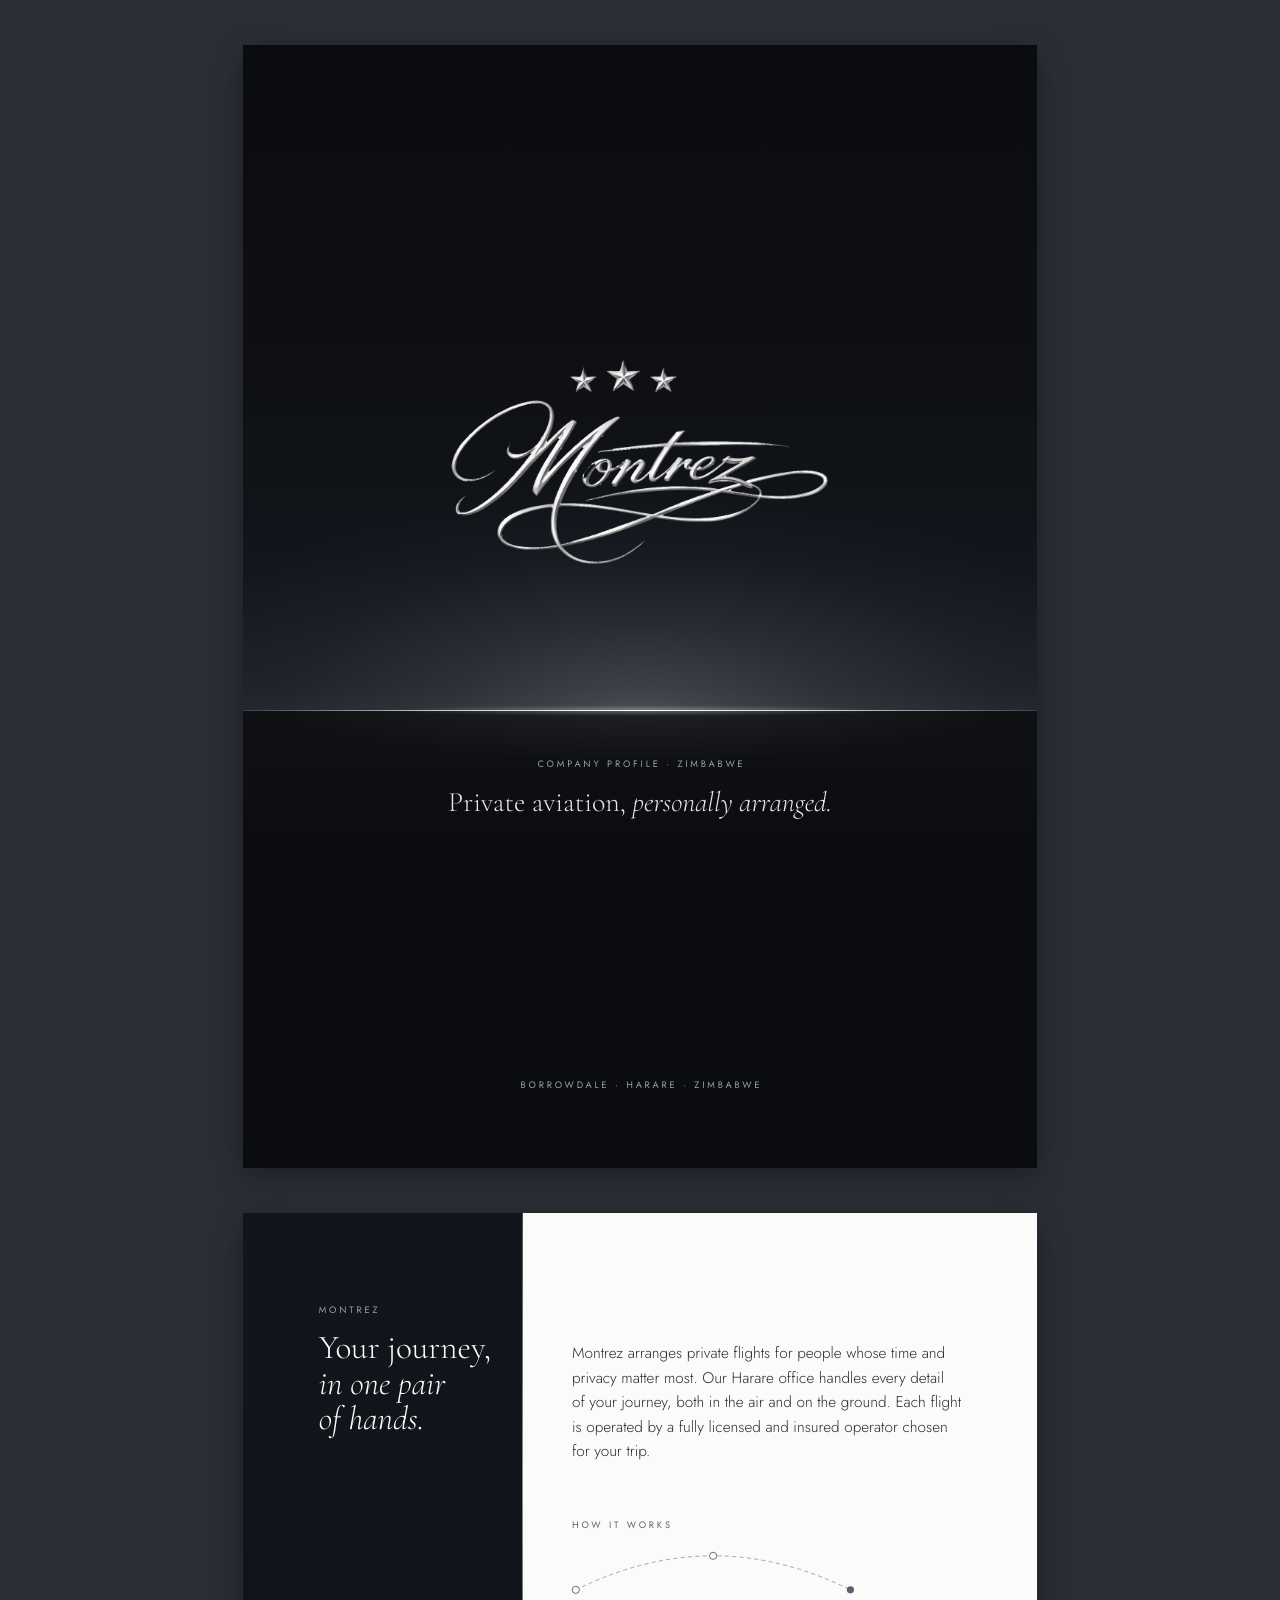
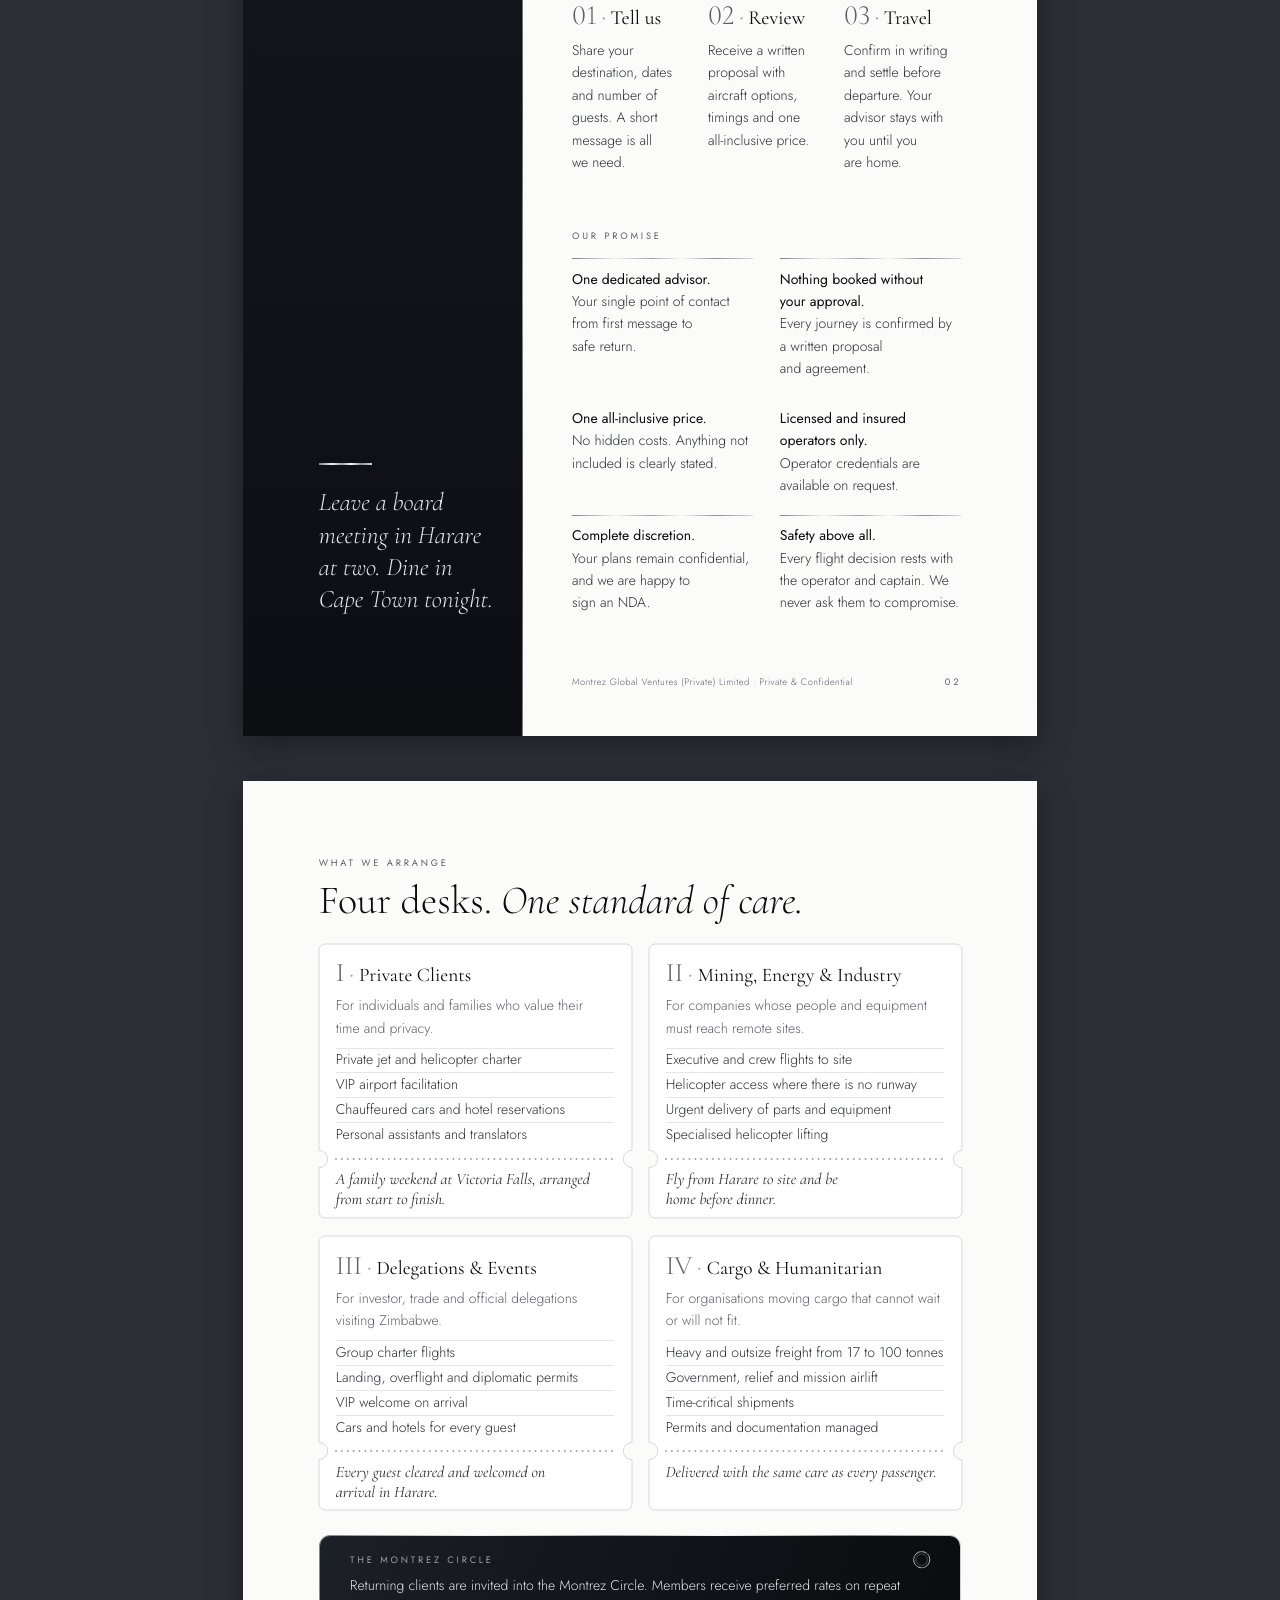
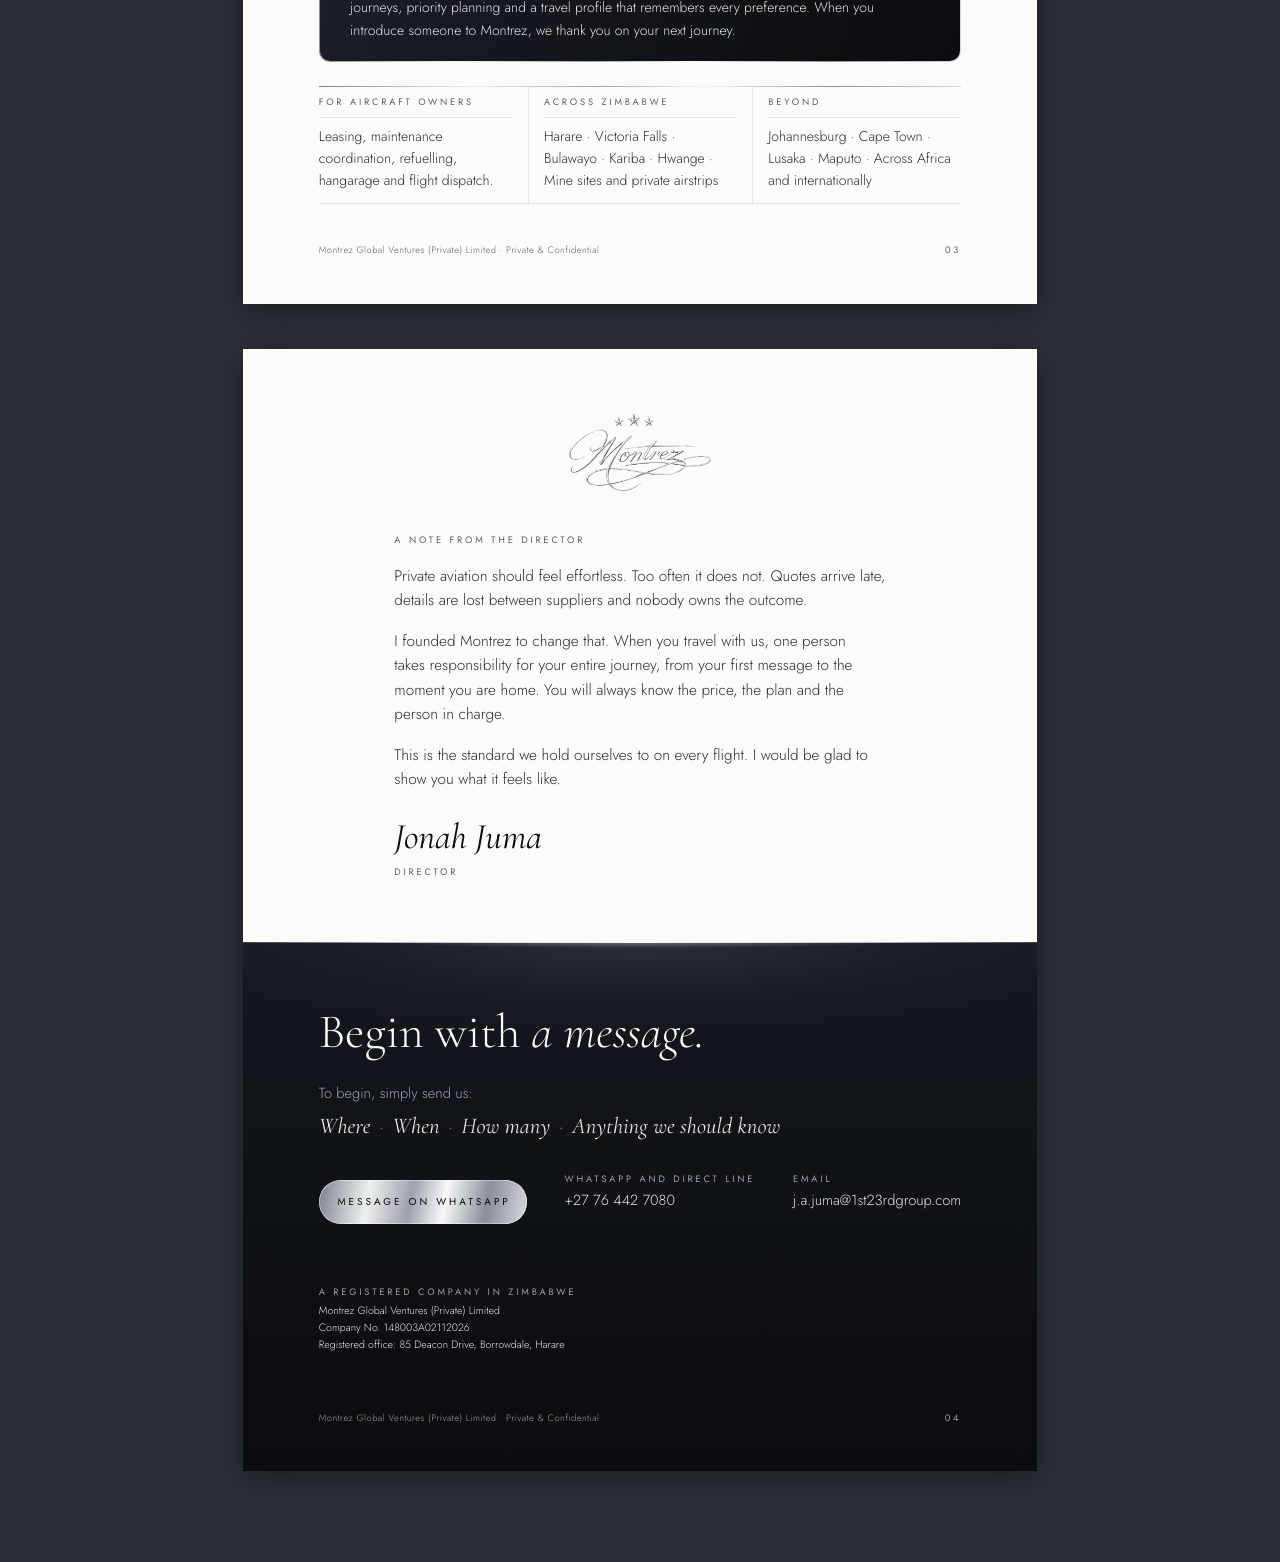
<file: montrez-profile/montrez-company-profile.html>
<!doctype html>
<html lang="en-GB">
<head>
<meta charset="utf-8">
<title>Montrez · Company Profile · Zimbabwe</title>
<meta name="viewport" content="width=device-width, initial-scale=1">
<link rel="preconnect" href="https://fonts.googleapis.com">
<link rel="preconnect" href="https://fonts.gstatic.com" crossorigin>
<link rel="stylesheet" href="https://fonts.googleapis.com/css2?family=Cormorant+Garamond:ital,wght@0,300;0,400;0,500;1,300;1,400;1,500&family=Jost:wght@300;400;500&display=block">
<style>
/* ==========================================================================
   Montrez · Company Profile · Zimbabwe
   Four A4 portrait pages. "Chrome at altitude": night sky, polished metal,
   soft light on the horizon. All copy is the approved copy, verbatim.
   ========================================================================== */

:root {
  --ink:       #0B0C0F;
  --midnight:  #12151B;
  --gunmetal:  #2A2E36;
  --steel:     #5B606B;
  --titanium:  #9AA0AA;
  --platinum:  #E4E6E9;
  --ivory:     #FBFBF9;
  --chrome: linear-gradient(100deg, #7d828c, #eef0f2 24%, #9da2ab 44%, #f7f8f9 60%, #8a8f98 80%, #d7dadf);
  --chrome-v: linear-gradient(180deg, #7d828c, #eef0f2 24%, #9da2ab 44%, #f7f8f9 60%, #8a8f98 80%, #d7dadf);
  --serif: "Cormorant Garamond", serif;
  --sans:  "Jost", sans-serif;
}

@page { size: A4; margin: 0; }

* { box-sizing: border-box; margin: 0; padding: 0; }

html {
  -webkit-print-color-adjust: exact;
  print-color-adjust: exact;
}

body {
  background: #2b2e35;
  font-family: var(--sans);
  font-weight: 300;
  font-size: 10.5pt;
  line-height: 1.6;
  color: var(--gunmetal);
  font-kerning: normal;
  font-variant-numeric: lining-nums;
  font-feature-settings: "lnum" 1, "kern" 1;
  text-rendering: geometricPrecision;
  -webkit-font-smoothing: antialiased;
  hyphens: manual;
}

@media screen {
  body { padding: 12mm 0; }
  .page { margin: 0 auto 12mm; box-shadow: 0 2mm 8mm rgba(0, 0, 0, .35); }
}

.page {
  position: relative;
  width: 210mm;
  height: 297mm;
  overflow: hidden;
  background: var(--ivory);
  break-after: page;
  page-break-after: always;
  -webkit-print-color-adjust: exact;
  print-color-adjust: exact;
}
.page:last-of-type { break-after: auto; page-break-after: auto; }

p, li, dd, dt { text-wrap: pretty; }
a { color: inherit; text-decoration: none; }
em { font-style: italic; }
.nb { white-space: nowrap; }

/* ---- Shared type ---------------------------------------------------------- */

.label {
  font-family: var(--sans);
  font-weight: 400;
  font-size: 7pt;
  line-height: 1.4;
  letter-spacing: .3em;
  text-transform: uppercase;
  color: var(--steel);
}

.headline {
  font-family: var(--serif);
  font-weight: 300;
  line-height: 1.06;
  color: var(--ink);
  text-wrap: balance;
}
.headline em { font-style: italic; font-weight: 300; }

.chrome-rule { display: block; height: .3mm; background: var(--chrome); }

/* ---- Running footer (pages 2-4) ------------------------------------------ */

.foot {
  position: absolute;
  left: 20mm;
  right: 20mm;
  bottom: 12.5mm;
  display: flex;
  justify-content: space-between;
  align-items: baseline;
  font-size: 7pt;
  line-height: 1.2;
  letter-spacing: .05em;
  color: var(--steel);
}
.folio {
  font-weight: 400;
  letter-spacing: .3em;
  color: var(--steel);
}
.on-dark, .on-dark .folio { color: var(--titanium); }

/* ==========================================================================
   PAGE 1 · COVER
   ========================================================================== */

.cover { background: var(--ink); }

.cover-sky {
  position: absolute; inset: 0;
  background: linear-gradient(180deg,
    #0B0C0F 0mm,
    #0D0F13 80mm,
    #12151B 135mm,
    #1B1F26 170mm,
    #20242C 175.9mm,
    #0F1115 176.1mm,
    #0B0C0F 215mm,
    #0B0C0F 297mm);
}

/* first light: a wide, low bloom resting on the horizon */
.cover-dawn {
  position: absolute; left: 0; right: 0; top: 116mm; height: 60mm;
  background: radial-gradient(ellipse 64% 100% at 50% 100%,
    rgba(228, 230, 233, .20) 0%,
    rgba(228, 230, 233, .085) 38%,
    rgba(228, 230, 233, .025) 70%,
    rgba(228, 230, 233, 0) 100%);
}
.cover-reflect {
  position: absolute; left: 10mm; right: 10mm; top: 176mm; height: 14mm;
  background: radial-gradient(ellipse 50% 100% at 50% 0%,
    rgba(228, 230, 233, .07) 0%,
    rgba(228, 230, 233, 0) 100%);
}

.horizon {
  position: absolute; left: 0; right: 0; height: .32mm;
  background: linear-gradient(90deg,
    rgba(154, 160, 170, .30) 0%,
    rgba(228, 230, 233, .78) 22%,
    #FBFBF9 50%,
    rgba(228, 230, 233, .78) 78%,
    rgba(154, 160, 170, .30) 100%);
}
.horizon::after {
  content: ""; position: absolute; left: 18%; right: 18%; top: -1.3mm; height: 2.9mm;
  background: radial-gradient(ellipse 50% 50% at 50% 50%,
    rgba(251, 251, 249, .30) 0%,
    rgba(251, 251, 249, 0) 100%);
}
.cover .horizon { top: 175.84mm; }

.cover-logo {
  position: absolute;
  width: 105.47mm;            /* the visible mark is 100 mm wide */
  left: 52.27mm;
  top: 79.5mm;
}

.cover-title {
  position: absolute; left: 20mm; right: 20mm; top: 188.5mm;
  text-align: center;
}
.cover-title .label { color: var(--titanium); text-indent: .3em; }   /* re-centres tracked caps */
.tagline {
  margin-top: 4.2mm;
  font-family: var(--serif);
  font-weight: 300;
  font-size: 21pt;
  line-height: 1.2;
  color: var(--platinum);
}
.tagline em { font-weight: 300; }

.cover-base {
  position: absolute; left: 20mm; right: 20mm; bottom: 20mm;
  text-align: center; text-indent: .3em;
  color: var(--titanium);
}

/* ==========================================================================
   PAGE 2 · WHO WE ARE
   ========================================================================== */

.p2-col {
  position: absolute; left: 0; top: 0; bottom: 0; width: 74mm;
  background: linear-gradient(180deg, #12151B 0%, #101318 55%, #0C0E12 100%);
}
.p2-col::after {
  content: ""; position: absolute; top: 0; bottom: 0; right: 0; width: .3mm;
  background: var(--chrome-v);
  opacity: .55;
}
.p2-label { position: absolute; left: 20mm; top: 24mm; color: var(--titanium); }
.p2-head {
  position: absolute; left: 20mm; width: 49.5mm; top: 31mm;
  font-size: 25pt;
  color: var(--ivory);
}
.ln { display: block; }

.p2-pull { position: absolute; left: 20mm; width: 49.5mm; bottom: var(--p2-bottom); }
.p2-pull .chrome-rule { width: 14mm; margin-bottom: 6mm; }
.pull {
  font-family: var(--serif);
  font-style: italic;
  font-weight: 300;
  font-size: 19pt;
  line-height: 1.28;
  color: var(--platinum);
}

.p2 { --p2-top: 33.9mm; --p2-bottom: 32mm; }
.p2-main {
  position: absolute; left: 87mm; right: 20mm; top: var(--p2-top); bottom: var(--p2-bottom);
  display: flex; flex-direction: column; justify-content: space-between;
}
.lead { font-size: 11.5pt; color: var(--gunmetal); }

.route { margin-top: 3.5mm; }
.arc { display: block; width: 103mm; height: 13mm; overflow: visible; }
.steps {
  list-style: none;
  display: grid; grid-template-columns: repeat(3, 1fr); column-gap: 5mm;
  margin-top: 1.5mm;
}
.step-head { font-family: var(--serif); line-height: 1.15; white-space: nowrap; }
.step-head .num { font-weight: 300; font-size: 21pt; color: var(--steel); }
.step-head .sep { font-weight: 300; font-size: 21pt; color: var(--titanium); padding: 0 .2mm; }
.step-head .t { font-weight: 400; font-size: 15pt; color: var(--ink); }
.step-text { margin-top: 2mm; }

.promises {
  display: grid; grid-template-columns: 1fr 1fr; column-gap: 7mm; row-gap: 4.5mm;
  margin-top: 4mm;
}
.pr { position: relative; padding-top: 2.8mm; }
.pr::before {
  content: ""; position: absolute; top: 0; left: 0; right: 0; height: .25mm;
  background: var(--chrome);
}
.pr-t { font-weight: 400; color: var(--ink); }
.pr-d { color: var(--gunmetal); }

.p2 .foot { left: 87mm; }

/* ==========================================================================
   PAGE 3 · WHAT WE ARRANGE
   ========================================================================== */

.p3-head { position: absolute; left: 20mm; right: 20mm; top: 20mm; }
.p3-head .headline { margin-top: 2.6mm; font-size: 30pt; }

.p3-body {
  position: absolute; left: 20mm; right: 20mm; top: 43mm;
  display: flex; flex-direction: column;
}

.desks {
  display: grid; grid-template-columns: 1fr 1fr; grid-auto-rows: 1fr;
  column-gap: 4.6mm; row-gap: 5mm;
}
.desk { position: relative; display: flex; flex-direction: column; }
.desk-frame { position: absolute; left: 0; top: 0; overflow: visible; z-index: 0; }
.desk-main, .desk-stub { position: relative; z-index: 1; }
.desk-main { flex: 1; padding: 4.4mm 4.5mm 3mm; }
.desk-head { font-family: var(--serif); font-weight: 400; line-height: 1; white-space: nowrap; }
.desk-head .rn { font-weight: 300; font-size: 20pt; color: var(--steel); }
.desk-head .sep { font-weight: 300; font-size: 20pt; color: var(--titanium); padding: 0 .2mm; }
.desk-head .dn { font-size: 14.5pt; color: var(--ink); }
.desk-for { margin-top: 2.2mm; min-height: 33.6pt; color: var(--steel); }
.desk-list { list-style: none; margin-top: 2mm; }
.desk-list li { border-top: .2mm solid var(--platinum); padding: .2mm 0; color: var(--gunmetal); white-space: nowrap; }
.desk-stub { height: 15.6mm; padding: 2.9mm 4.5mm 0; }
.moment {
  font-family: var(--serif);
  font-style: italic;
  font-weight: 400;
  font-size: 12pt;
  line-height: 1.25;
  color: var(--gunmetal);
}

.circle {
  margin-top: 6.5mm;
  padding: .3mm;
  border-radius: 3mm;
  background: var(--chrome);
}
.circle-in {
  position: relative;
  border-radius: 2.7mm;
  padding: 4.7mm 8mm 4.9mm;
  background: linear-gradient(112deg, #1C2027 0%, #14171D 34%, #0E1014 72%, #0B0C0F 100%);
}
.circle .label { color: var(--titanium); }
.hallmark { position: absolute; right: 8mm; top: 4.1mm; width: 4.6mm; height: 4.6mm; overflow: visible; }
.circle-text { margin-top: 2.2mm; color: var(--platinum); }

.board {
  position: relative;
  margin-top: 6.5mm;
  display: grid; grid-template-columns: 55.33mm 59.34mm 55.33mm;
  border-bottom: .2mm solid var(--platinum);
}
.board::before {
  content: ""; position: absolute; left: 0; right: 0; top: 0; height: .25mm;
  background: var(--chrome);
}
.board-cell { padding: 0 4mm; border-left: .2mm solid var(--platinum); }
.board-cell:first-child { padding-left: 0; border-left: 0; }
.board-cell:last-child { padding-right: 0; }
.board-cell dt { padding: 2.6mm 0 2.1mm; border-bottom: .2mm solid var(--platinum); }
.board-cell dd { padding: 2mm 0 2.6mm; color: var(--gunmetal); }

/* ==========================================================================
   PAGE 4 · A NOTE FROM THE DIRECTOR, AND BEGIN
   ========================================================================== */

.p4-letter { position: absolute; left: 0; right: 0; top: 0; height: 157mm; }
.p4-mark { position: absolute; width: 39.55mm; left: 85.23mm; top: 16mm; }
.p4-note { position: absolute; left: 40mm; width: 130mm; top: 49mm; }
.letter { margin-top: 4.4mm; font-size: 11.5pt; color: var(--gunmetal); }
.letter p + p { margin-top: 4.2mm; }
.signoff { margin-top: 7.5mm; }
.sig {
  font-family: var(--serif);
  font-style: italic;
  font-weight: 400;
  font-size: 27pt;
  line-height: 1;
  color: var(--ink);
}
.sig-title { margin-top: 2.6mm; }

.p4-dark {
  position: absolute; left: 0; right: 0; top: 157mm; bottom: 0;
  background: linear-gradient(180deg, #161920 0%, #12151B 18%, #0D0F13 70%, #0B0C0F 100%);
}
.p4-dark .horizon { top: -.16mm; }
.p4-dawn {
  position: absolute; left: 0; right: 0; top: 0; height: 26mm;
  background: radial-gradient(ellipse 62% 100% at 50% 0%,
    rgba(228, 230, 233, .10) 0%,
    rgba(228, 230, 233, .03) 55%,
    rgba(228, 230, 233, 0) 100%);
}
.begin-head { position: absolute; left: 20mm; top: 17mm; font-size: 36pt; color: var(--ivory); }
.begin-line { position: absolute; left: 20mm; right: 20mm; top: 37mm; }
.begin-line .lead-in { display: block; font-size: 11pt; color: var(--titanium); }
.prompts {
  display: block; margin-top: 1.6mm;
  font-family: var(--serif); font-style: italic; font-weight: 400;
  font-size: 17pt; line-height: 1.3; color: var(--platinum);
}
.prompts .dot { font-style: normal; color: var(--steel); padding: 0 .9mm; }

.cta {
  position: absolute; left: 20mm; right: 20mm; top: 61mm;
  display: grid; grid-template-columns: 55mm 1fr auto; align-items: last baseline; column-gap: 0;
}
.btn {
  display: flex; align-items: center; justify-content: center;
  height: 11.5mm; padding: 0 0 0 .3em;
  border-radius: 5.75mm;
  background: var(--chrome);
  box-shadow: inset 0 0 0 .2mm rgba(255, 255, 255, .55);
  font-family: var(--sans); font-weight: 400; font-size: 7.5pt;
  letter-spacing: .3em; text-transform: uppercase;
  color: var(--ink);
  white-space: nowrap;
}
.contact { padding-left: 10mm; }
.contact + .contact { padding-left: 9mm; }
.contact .label { color: var(--titanium); white-space: nowrap; }
.contact a { display: block; margin-top: .8mm; font-size: 11pt; color: var(--platinum); white-space: nowrap; }

.reg {
  position: absolute; left: 20mm; top: 91mm;
  font-size: 8pt; line-height: 1.6; color: var(--platinum);
}
.reg .label { color: var(--titanium); margin-bottom: .8mm; }
</style>
</head>
<body>

<!-- ======================================================================
     PAGE 1 · COVER
     ====================================================================== -->
<section class="page cover" data-page="1">
  <div class="cover-sky"></div>
  <div class="cover-dawn"></div>
  <div class="cover-reflect"></div>
  <div class="horizon"></div>
  <img class="cover-logo" src="assets/montrez-logo.png" alt="Montrez">
  <div class="cover-title">
    <p class="label" data-copy="p1.edition">Company Profile · Zimbabwe</p>
    <p class="tagline" data-copy="p1.tagline">Private aviation, <em>personally arranged.</em></p>
  </div>
  <p class="label cover-base" data-copy="p1.base">Borrowdale · Harare · Zimbabwe</p>
</section>

<!-- ======================================================================
     PAGE 2 · WHO WE ARE
     ====================================================================== -->
<section class="page p2" data-page="2">
  <aside class="p2-col">
    <p class="label p2-label" data-copy="p2.label">Montrez</p>
    <h1 class="headline p2-head" data-copy="p2.headline"><span class="ln">Your journey,</span> <em><span class="ln">in one pair</span> <span class="ln">of hands.</span></em></h1>
    <div class="p2-pull">
      <span class="chrome-rule"></span>
      <p class="pull" data-copy="p2.pull"><span class="ln">Leave a board</span> <span class="ln">meeting in Harare</span> <span class="ln">at two. Dine in</span> <span class="ln">Cape Town tonight.</span></p>
    </div>
  </aside>

  <div class="p2-main">
    <p class="lead" data-copy="p2.lead">Montrez arranges private flights for people whose time and privacy matter most. Our Harare office handles every detail of your journey, both in the air and on the ground. Each flight is operated by a fully licensed and insured operator chosen for your trip.</p>

    <section class="how">
      <p class="label" data-copy="p2.how">How it works</p>
      <div class="route">
        <svg class="arc" viewBox="0 0 103 13" aria-hidden="true">
          <path d="M 1 11.6 Q 37.33 -6.4 73.67 11.6" fill="none" stroke="#9AA0AA" stroke-width=".24" stroke-dasharray=".9 1.05" stroke-linecap="round"/>
          <circle cx="1" cy="11.6" r=".95" fill="#FBFBF9" stroke="#5B606B" stroke-width=".24"/>
          <circle cx="37.33" cy="2.6" r=".95" fill="#FBFBF9" stroke="#5B606B" stroke-width=".24"/>
          <circle cx="73.67" cy="11.6" r=".95" fill="#5B606B"/>
        </svg>
        <ol class="steps">
          <li class="step">
            <p class="step-head" data-copy="p2.s1.head"><span class="num">01</span> <span class="sep">·</span> <span class="t">Tell us</span></p>
            <p class="step-text" data-copy="p2.s1.text">Share your destination, dates and number of guests. A short message is all we need.</p>
          </li>
          <li class="step">
            <p class="step-head" data-copy="p2.s2.head"><span class="num">02</span> <span class="sep">·</span> <span class="t">Review</span></p>
            <p class="step-text" data-copy="p2.s2.text">Receive a written proposal with aircraft options, timings and one <span class="nb">all-inclusive</span> price.</p>
          </li>
          <li class="step">
            <p class="step-head" data-copy="p2.s3.head"><span class="num">03</span> <span class="sep">·</span> <span class="t">Travel</span></p>
            <p class="step-text" data-copy="p2.s3.text">Confirm in writing and settle before departure. Your advisor stays with you until you are home.</p>
          </li>
        </ol>
      </div>
    </section>

    <section class="promise">
      <p class="label" data-copy="p2.promise">Our promise</p>
      <div class="promises">
        <div class="pr"><p class="pr-t" data-copy="p2.pr1.t">One dedicated advisor.</p><p class="pr-d" data-copy="p2.pr1.d">Your single point of contact from first message to safe return.</p></div>
        <div class="pr"><p class="pr-t" data-copy="p2.pr2.t">Nothing booked without your approval.</p><p class="pr-d" data-copy="p2.pr2.d">Every journey is confirmed by a written proposal and agreement.</p></div>
        <div class="pr"><p class="pr-t" data-copy="p2.pr3.t">One <span class="nb">all-inclusive</span> price.</p><p class="pr-d" data-copy="p2.pr3.d">No hidden costs. Anything not included is clearly stated.</p></div>
        <div class="pr"><p class="pr-t" data-copy="p2.pr4.t">Licensed and insured operators only.</p><p class="pr-d" data-copy="p2.pr4.d">Operator credentials are available on request.</p></div>
        <div class="pr"><p class="pr-t" data-copy="p2.pr5.t">Complete discretion.</p><p class="pr-d" data-copy="p2.pr5.d">Your plans remain confidential, and we are happy to sign an NDA.</p></div>
        <div class="pr"><p class="pr-t" data-copy="p2.pr6.t">Safety above all.</p><p class="pr-d" data-copy="p2.pr6.d">Every flight decision rests with the operator and captain. We never ask them to compromise.</p></div>
      </div>
    </section>
  </div>

  <footer class="foot"><span data-copy="footer">Montrez Global Ventures (Private) Limited · Private &amp; Confidential</span><span class="folio" data-copy="folio">02</span></footer>
</section>

<!-- ======================================================================
     PAGE 3 · WHAT WE ARRANGE
     ====================================================================== -->
<section class="page p3" data-page="3">
  <header class="p3-head">
    <p class="label" data-copy="p3.label">What we arrange</p>
    <h2 class="headline" data-copy="p3.headline">Four desks. <em>One standard of care.</em></h2>
  </header>

  <div class="p3-body">
    <div class="desks">
      <article class="desk">
        <div class="desk-main">
          <h3 class="desk-head" data-copy="d1.head"><span class="rn">I</span> <span class="sep">·</span> <span class="dn">Private Clients</span></h3>
          <p class="desk-for" data-copy="d1.for">For individuals and families who value their time and privacy.</p>
          <ul class="desk-list">
            <li data-copy="d1.i1">Private jet and helicopter charter</li>
            <li data-copy="d1.i2">VIP airport facilitation</li>
            <li data-copy="d1.i3">Chauffeured cars and hotel reservations</li>
            <li data-copy="d1.i4">Personal assistants and translators</li>
          </ul>
        </div>
        <div class="desk-stub"><p class="moment" data-copy="d1.moment">A family weekend at Victoria Falls, arranged from start to finish.</p></div>
      </article>

      <article class="desk">
        <div class="desk-main">
          <h3 class="desk-head" data-copy="d2.head"><span class="rn">II</span> <span class="sep">·</span> <span class="dn">Mining, Energy &amp; Industry</span></h3>
          <p class="desk-for" data-copy="d2.for">For companies whose people and equipment must reach remote sites.</p>
          <ul class="desk-list">
            <li data-copy="d2.i1">Executive and crew flights to site</li>
            <li data-copy="d2.i2">Helicopter access where there is no runway</li>
            <li data-copy="d2.i3">Urgent delivery of parts and equipment</li>
            <li data-copy="d2.i4">Specialised helicopter lifting</li>
          </ul>
        </div>
        <div class="desk-stub"><p class="moment" data-copy="d2.moment">Fly from Harare to site and be home before dinner.</p></div>
      </article>

      <article class="desk">
        <div class="desk-main">
          <h3 class="desk-head" data-copy="d3.head"><span class="rn">III</span> <span class="sep">·</span> <span class="dn">Delegations &amp; Events</span></h3>
          <p class="desk-for" data-copy="d3.for">For investor, trade and official delegations visiting Zimbabwe.</p>
          <ul class="desk-list">
            <li data-copy="d3.i1">Group charter flights</li>
            <li data-copy="d3.i2">Landing, overflight and diplomatic permits</li>
            <li data-copy="d3.i3">VIP welcome on arrival</li>
            <li data-copy="d3.i4">Cars and hotels for every guest</li>
          </ul>
        </div>
        <div class="desk-stub"><p class="moment" data-copy="d3.moment">Every guest cleared and welcomed on arrival in Harare.</p></div>
      </article>

      <article class="desk">
        <div class="desk-main">
          <h3 class="desk-head" data-copy="d4.head"><span class="rn">IV</span> <span class="sep">·</span> <span class="dn">Cargo &amp; Humanitarian</span></h3>
          <p class="desk-for" data-copy="d4.for">For organisations moving cargo that cannot wait or will not fit.</p>
          <ul class="desk-list">
            <li data-copy="d4.i1">Heavy and outsize freight from 17 to 100 tonnes</li>
            <li data-copy="d4.i2">Government, relief and mission airlift</li>
            <li data-copy="d4.i3"><span class="nb">Time-critical</span> shipments</li>
            <li data-copy="d4.i4">Permits and documentation managed</li>
          </ul>
        </div>
        <div class="desk-stub"><p class="moment" data-copy="d4.moment">Delivered with the same care as every passenger.</p></div>
      </article>
    </div>

    <div class="circle">
      <div class="circle-in">
        <svg class="hallmark" viewBox="0 0 46 46" aria-hidden="true">
          <defs>
            <linearGradient id="chromeRing" x1="0" y1="0" x2="1" y2=".36">
              <stop offset="0" stop-color="#7d828c"/><stop offset=".24" stop-color="#eef0f2"/>
              <stop offset=".44" stop-color="#9da2ab"/><stop offset=".6" stop-color="#f7f8f9"/>
              <stop offset=".8" stop-color="#8a8f98"/><stop offset="1" stop-color="#d7dadf"/>
            </linearGradient>
          </defs>
          <circle cx="23" cy="23" r="21.5" fill="none" stroke="url(#chromeRing)" stroke-width="2.2"/>
          <circle cx="23" cy="23" r="15" fill="none" stroke="url(#chromeRing)" stroke-width="1.1" opacity=".75"/>
        </svg>
        <p class="label" data-copy="p3.circle.label">The Montrez Circle</p>
        <p class="circle-text" data-copy="p3.circle.text">Returning clients are invited into the Montrez Circle. Members receive preferred rates on repeat journeys, priority planning and a travel profile that remembers every preference. When you introduce someone to Montrez, we thank you on your next journey.</p>
      </div>
    </div>

    <dl class="board">
      <div class="board-cell">
        <dt class="label" data-copy="p3.owners.label">For aircraft owners</dt>
        <dd data-copy="p3.owners.text">Leasing, maintenance coordination, refuelling, hangarage and flight dispatch.</dd>
      </div>
      <div class="board-cell">
        <dt class="label" data-copy="p3.zim.label">Across Zimbabwe</dt>
        <dd data-copy="p3.zim.text"><span class="nb">Harare ·</span> <span class="nb">Victoria Falls ·</span> <span class="nb">Bulawayo ·</span> <span class="nb">Kariba ·</span> <span class="nb">Hwange ·</span> Mine sites and private airstrips</dd>
      </div>
      <div class="board-cell">
        <dt class="label" data-copy="p3.beyond.label">Beyond</dt>
        <dd data-copy="p3.beyond.text"><span class="nb">Johannesburg ·</span> <span class="nb">Cape Town ·</span> <span class="nb">Lusaka ·</span> <span class="nb">Maputo ·</span> Across Africa and internationally</dd>
      </div>
    </dl>
  </div>

  <footer class="foot"><span data-copy="footer">Montrez Global Ventures (Private) Limited · Private &amp; Confidential</span><span class="folio" data-copy="folio">03</span></footer>
</section>

<!-- ======================================================================
     PAGE 4 · A NOTE FROM THE DIRECTOR, AND BEGIN
     ====================================================================== -->
<section class="page p4" data-page="4">
  <div class="p4-letter">
    <img class="p4-mark" src="assets/montrez-logo.png" alt="Montrez">
    <div class="p4-note">
    <p class="label" data-copy="p4.label">A note from the Director</p>
    <div class="letter">
      <p data-copy="p4.l1">Private aviation should feel effortless. Too often it does not. Quotes arrive late, details are lost between suppliers and nobody owns the outcome.</p>
      <p data-copy="p4.l2">I founded Montrez to change that. When you travel with us, one person takes responsibility for your entire journey, from your first message to the moment you are home. You will always know the price, the plan and the person in charge.</p>
      <p data-copy="p4.l3">This is the standard we hold ourselves to on every flight. I would be glad to show you what it feels like.</p>
    </div>
    <div class="signoff">
      <p class="sig" data-copy="p4.sig">Jonah Juma</p>
      <p class="label sig-title" data-copy="p4.title">Director</p>
    </div>
    </div>
  </div>

  <div class="p4-dark">
    <div class="p4-dawn"></div>
    <div class="horizon"></div>
    <h2 class="headline begin-head" data-copy="p4.headline">Begin with <em>a message.</em></h2>
    <p class="begin-line" data-copy="p4.line"><span class="lead-in">To begin, simply send us:</span> <span class="prompts"><span class="nb">Where <span class="dot">·</span></span> <span class="nb">When <span class="dot">·</span></span> <span class="nb">How many <span class="dot">·</span></span> <span class="nb">Anything we should know</span></span></p>
    <div class="cta">
      <a class="btn" href="https://wa.me/27764427080" data-copy="p4.button">Message on WhatsApp</a>
      <div class="contact">
        <p class="label" data-copy="p4.wa.label">WhatsApp and direct line</p>
        <a href="https://wa.me/27764427080" data-copy="p4.wa">+27 76 442 7080</a>
      </div>
      <div class="contact">
        <p class="label" data-copy="p4.email.label">Email</p>
        <a href="mailto:j.a.juma@1st23rdgroup.com" data-copy="p4.email">j.a.juma@1st23rdgroup.com</a>
      </div>
    </div>
    <div class="reg">
      <p class="label" data-copy="p4.reg1">A registered company in Zimbabwe</p>
      <p data-copy="p4.reg2">Montrez Global Ventures (Private) Limited</p>
      <p data-copy="p4.reg3">Company No. 148003A02112026</p>
      <p data-copy="p4.reg4">Registered office: 85 Deacon Drive, Borrowdale, Harare</p>
    </div>
  </div>

  <footer class="foot on-dark"><span data-copy="p4.footer">Montrez Global Ventures (Private) Limited · Private &amp; Confidential</span><span class="folio" data-copy="folio">04</span></footer>
</section>

<script>
/* Boarding-pass frames: a rounded ticket outline with two half-moon notches
   and a dotted perforation where the stub (the moment) meets the card.
   Drawn after the fonts settle so the notches sit exactly on the tear line. */
(function () {
  const MM = 96 / 25.4;
  function frames() {
    document.querySelectorAll('.desk').forEach(function (desk) {
      const old = desk.querySelector('.desk-frame');
      if (old) old.remove();
      const w = desk.offsetWidth, h = desk.offsetHeight;
      const py = desk.querySelector('.desk-stub').offsetTop;
      const r = 1.6 * MM, n = 2.3 * MM;
      const d = [
        'M', r, 0, 'H', w - r, 'A', r, r, 0, 0, 1, w, r,
        'V', py - n, 'A', n, n, 0, 0, 0, w, py + n,
        'V', h - r, 'A', r, r, 0, 0, 1, w - r, h,
        'H', r, 'A', r, r, 0, 0, 1, 0, h - r,
        'V', py + n, 'A', n, n, 0, 0, 0, 0, py - n,
        'V', r, 'A', r, r, 0, 0, 1, r, 0, 'Z'
      ].join(' ');
      const ns = 'http://www.w3.org/2000/svg';
      const svg = document.createElementNS(ns, 'svg');
      svg.setAttribute('class', 'desk-frame');
      svg.setAttribute('width', w);
      svg.setAttribute('height', h);
      svg.setAttribute('viewBox', '0 0 ' + w + ' ' + h);
      svg.setAttribute('aria-hidden', 'true');
      const body = document.createElementNS(ns, 'path');
      body.setAttribute('d', d);
      body.setAttribute('fill', '#FFFFFF');
      body.setAttribute('stroke', '#D5D8DC');
      body.setAttribute('stroke-width', 0.26 * MM);
      svg.appendChild(body);
      const perf = document.createElementNS(ns, 'line');
      perf.setAttribute('x1', n + 2.2 * MM);
      perf.setAttribute('x2', w - n - 2.2 * MM);
      perf.setAttribute('y1', py);
      perf.setAttribute('y2', py);
      perf.setAttribute('stroke', '#9AA0AA');
      perf.setAttribute('stroke-width', 0.5 * MM);
      perf.setAttribute('stroke-linecap', 'round');
      perf.setAttribute('stroke-dasharray', '0.01 ' + (1.55 * MM));
      svg.appendChild(perf);
      desk.insertBefore(svg, desk.firstChild);
    });
  }
  /* Keep the last two words of each paragraph together, so no line of
     copy ever ends on a single orphaned word.  Text is untouched: the two
     words are simply wrapped in a no-wrap span. */
  function widont() {
    document.querySelectorAll('[data-copy]').forEach(function (el) {
      if (el.querySelector('.ln') || el.closest('.label, .foot, .desk-head, .step-head, .desk-list, .btn, .contact, .sig')) return;
      const walker = document.createTreeWalker(el, NodeFilter.SHOW_TEXT);
      const nodes = [];
      while (walker.nextNode()) nodes.push(walker.currentNode);
      const t = nodes[nodes.length - 1];
      if (!t || t.parentElement.closest('.nb')) return;
      const s = t.textContent;
      const m = s.match(/(\S+)(\s+)(\S+)(\s*)$/);
      if (!m) return;
      const start = s.length - m[0].length;
      const span = document.createElement('span');
      span.className = 'nb';
      span.textContent = m[1] + m[2] + m[3];
      const before = document.createTextNode(s.slice(0, start));
      const after = document.createTextNode(m[4]);
      t.replaceWith(before, span, after);
    });
  }
  /* Baseline alignment on page 2: the lead hangs from the headline's first
     baseline, and the pull line ends on the same baseline as the promises. */
  function baseline(el, which) {
    const probe = document.createElement('span');
    probe.style.cssText = 'display:inline-block;width:0;height:0;vertical-align:baseline';
    const host = which === 'last' ? (el.querySelector('.ln:last-child') || el) : el;
    if (which === 'last') host.appendChild(probe); else host.insertBefore(probe, host.firstChild);
    const y = probe.getBoundingClientRect().top;
    probe.remove();
    return y;
  }
  function alignBaselines() {
    const main = document.querySelector('.p2-main');
    const head = document.querySelector('.p2-head');
    const lead = document.querySelector('.lead');
    const dTop = baseline(head, 'first') - baseline(lead, 'first');
    main.style.top = (main.offsetTop + dTop) + 'px';
    const pull = document.querySelector('.p2-pull');
    const lastPromise = document.querySelector('.promises .pr:last-child .pr-d');
    const dBottom = baseline(lastPromise, 'last') - baseline(pull.querySelector('.pull'), 'last');
    const page = pull.offsetParent.getBoundingClientRect();
    const box = pull.getBoundingClientRect();
    pull.style.bottom = (page.bottom - box.bottom - dBottom) + 'px';
  }
  document.fonts.ready.then(function () {
    widont();
    alignBaselines();
    frames();
    document.documentElement.setAttribute('data-ready', '1');
  });
})();
</script>
</body>
</html>
</file>
<file: css/style.css>
/* ============================================================
   Gerald Juma — Executive Portfolio
   ============================================================ */

:root{
  --ink:#0a0e14;
  --navy:#0e1b2c;
  --navy-2:#132539;
  --navy-3:#1a3049;
  --ivory:#f6f2ea;
  --ivory-2:#efe9dc;
  --stone:#9fb0c2;
  --stone-dim:#6d7d90;
  --gold:#c9a24a;
  --gold-light:#e8cd8a;
  --gold-deep:#a3812f;
  --line: rgba(201,162,74,0.25);

  --bg: var(--navy);
  --bg-alt: var(--navy-2);
  --bg-raise: var(--navy-3);
  --text: var(--ivory);
  --text-dim: var(--stone);
  --text-faint: var(--stone-dim);
  --border: rgba(246,242,234,0.1);
  --shadow: 0 30px 60px -20px rgba(0,0,0,0.55);

  --serif: "Playfair Display", "Times New Roman", serif;
  --sans: "Jost", "Helvetica Neue", Arial, sans-serif;

  --ease: cubic-bezier(.22,1,.36,1);
  --dur-s: .4s;
  --dur-m: .7s;
  --dur-l: 1.1s;

  --container: 1200px;
}

[data-theme="ivory"]{
  --bg: var(--ivory);
  --bg-alt: var(--ivory-2);
  --bg-raise: #ffffff;
  --text: #182634;
  --text-dim: #4c5b6b;
  --text-faint: #7c8a99;
  --border: rgba(20,30,45,0.1);
  --shadow: 0 30px 60px -25px rgba(20,30,45,0.18);
}

*,*::before,*::after{ box-sizing:border-box; }
html{ scroll-behavior:smooth; }
@media (prefers-reduced-motion: reduce){
  html{ scroll-behavior:auto; }
  *,*::before,*::after{ animation-duration:0.001ms !important; animation-iteration-count:1 !important; transition-duration:0.001ms !important; scroll-behavior:auto !important; }
}

body{
  margin:0;
  background:var(--bg);
  color:var(--text);
  font-family:var(--sans);
  font-weight:300;
  line-height:1.6;
  -webkit-font-smoothing:antialiased;
  overflow-x:hidden;
  transition: background var(--dur-m) var(--ease), color var(--dur-m) var(--ease);
}

img{ max-width:100%; display:block; }
a{ color:inherit; text-decoration:none; }
ul{ margin:0; padding:0; list-style:none; }
button{ font-family:inherit; }

.container{
  width:100%;
  max-width:var(--container);
  margin-inline:auto;
  padding-inline:clamp(20px, 5vw, 64px);
}

.lg-only{ display:inline; }
@media (max-width:760px){ .lg-only{ display:none; } }

/* ---------- Preloader ---------- */
.preloader{
  position:fixed; inset:0; z-index:9999;
  background:var(--navy);
  display:flex; align-items:center; justify-content:center;
  transition: opacity .8s var(--ease), visibility .8s var(--ease);
}
.preloader.is-done{ opacity:0; visibility:hidden; pointer-events:none; }
.preloader__mark{ width:100px; height:100px; color:var(--gold); }
.preloader__ring{
  fill:none;
  stroke-dasharray: 327;
  stroke-dashoffset: 327;
  animation: ring-draw 1.6s var(--ease) forwards;
}
.preloader__letters{
  fill: var(--ivory);
  font-family: var(--serif);
  font-size: 34px;
  opacity:0;
  animation: letters-in .8s var(--ease) .5s forwards;
}
@keyframes ring-draw{ to{ stroke-dashoffset:0; } }
@keyframes letters-in{ to{ opacity:1; } }

/* ---------- Progress bar ---------- */
.progress-bar{
  position:fixed; top:0; left:0; height:2px; width:0%;
  background:linear-gradient(90deg, var(--gold-deep), var(--gold), var(--gold-light));
  z-index:4000;
  transition:width .1s linear;
}

/* ---------- Custom cursor ---------- */
.cursor{ position:fixed; top:0; left:0; z-index:5000; pointer-events:none; transform:translate(-50%,-50%); }
.cursor__dot{ width:6px; height:6px; border-radius:50%; background:var(--gold); position:absolute; top:0; left:0; transform:translate(-50%,-50%); }
.cursor__ring{ width:34px; height:34px; border:1px solid var(--gold); border-radius:50%; position:absolute; top:0; left:0; transform:translate(-50%,-50%); transition: width .25s var(--ease), height .25s var(--ease), opacity .25s var(--ease), border-color .25s; opacity:.6; }
.cursor.is-active .cursor__ring{ width:54px; height:54px; opacity:1; background:rgba(201,162,74,0.08); }
@media (hover:none), (pointer:coarse){ .cursor{ display:none; } }

/* ---------- Header ---------- */
.site-header{
  position:fixed; top:0; left:0; right:0; z-index:2000;
  padding: 18px 0;
  transition: background var(--dur-m) var(--ease), padding var(--dur-m) var(--ease), box-shadow var(--dur-m) var(--ease), border-color var(--dur-m) var(--ease);
  border-bottom:1px solid transparent;
}
.site-header.is-scrolled{
  background: color-mix(in srgb, var(--bg) 88%, transparent);
  backdrop-filter: blur(14px) saturate(140%);
  padding: 12px 0;
  border-bottom-color: var(--border);
  box-shadow: var(--shadow);
}
.site-header__inner{
  max-width:var(--container); margin-inline:auto; padding-inline:clamp(20px,5vw,64px);
  display:flex; align-items:center; justify-content:space-between; gap:24px;
}
.brand{ display:flex; align-items:center; gap:12px; }
.brand__mark{
  width:38px; height:38px; border:1px solid var(--gold); border-radius:50%;
  display:flex; align-items:center; justify-content:center;
  font-family:var(--serif); font-size:14px; letter-spacing:.5px; color:var(--gold);
  flex-shrink:0;
}
.brand__name{ font-family:var(--serif); font-size:17px; letter-spacing:.3px; color:var(--text); }

.nav{ display:flex; align-items:center; gap:clamp(16px,2.2vw,34px); }
.nav__link{
  position:relative; font-size:13px; letter-spacing:.08em; text-transform:uppercase; color:var(--text-dim);
  padding:6px 0; transition:color .3s;
}
.nav__link::after{
  content:""; position:absolute; left:0; right:0; bottom:0; height:1px; background:var(--gold);
  transform:scaleX(0); transform-origin:right; transition:transform .35s var(--ease);
}
.nav__link:hover{ color:var(--text); }
.nav__link:hover::after{ transform:scaleX(1); transform-origin:left; }
.nav__link--cta{
  color:var(--gold); border:1px solid var(--gold); border-radius:30px; padding:9px 18px; letter-spacing:.08em;
}
.nav__link--cta::after{ display:none; }
.nav__link--cta:hover{ background:var(--gold); color:var(--navy); }

.theme-toggle{
  width:38px; height:38px; border-radius:50%; border:1px solid var(--border); background:transparent;
  color:var(--text-dim); display:flex; align-items:center; justify-content:center; cursor:pointer; flex-shrink:0;
  transition: color .3s, border-color .3s, transform .4s var(--ease);
}
.theme-toggle:hover{ color:var(--gold); border-color:var(--gold); transform:rotate(20deg); }
.theme-toggle__icon{ width:18px; height:18px; fill:none; stroke:currentColor; stroke-width:1.6; stroke-linecap:round; }

.nav-toggle{ display:none; flex-direction:column; justify-content:center; gap:5px; width:34px; height:28px; background:none; border:none; cursor:pointer; }
.nav-toggle span{ display:block; height:1px; background:var(--text); width:100%; transition: transform .35s var(--ease), opacity .35s; }

@media (max-width:900px){
  .nav{
    position:fixed; inset:0 0 0 auto; width:min(78vw,340px);
    background:var(--bg-alt); flex-direction:column; align-items:flex-start; justify-content:center;
    gap:26px; padding:40px; transform:translateX(100%); transition:transform .5s var(--ease);
    box-shadow:-20px 0 60px rgba(0,0,0,.4);
  }
  .nav.is-open{ transform:translateX(0); }
  .nav__link{ font-size:16px; }
  .nav-toggle{ display:flex; }
}

/* ---------- Buttons ---------- */
.btn{
  --btn-fg: var(--navy);
  position:relative; display:inline-flex; align-items:center; justify-content:center;
  padding:15px 34px; font-size:12.5px; letter-spacing:.14em; text-transform:uppercase;
  border-radius:2px; cursor:pointer; overflow:hidden; isolation:isolate; border:1px solid transparent;
}
.btn span{ position:relative; z-index:2; }
.btn--gold{ background:var(--gold); color:var(--navy); }
.btn--gold::before{
  content:""; position:absolute; inset:0; background:var(--gold-light); transform:translateY(101%);
  transition:transform .45s var(--ease); z-index:1;
}
.btn--gold:hover::before{ transform:translateY(0); }
.btn--ghost-invert{ border-color: var(--border); color:var(--text); }
.btn--ghost-invert::before{
  content:""; position:absolute; inset:0; background:var(--text); transform:translateY(101%);
  transition:transform .45s var(--ease); z-index:1; mix-blend-mode:difference;
}
.btn--ghost-invert:hover{ color:var(--navy); }
.btn--ghost-invert:hover::before{ transform:translateY(0); }
.btn--full{ width:100%; }

/* ---------- Reveal-on-scroll ---------- */
[data-reveal]{ opacity:0; transform:translateY(28px); transition: opacity .9s var(--ease), transform .9s var(--ease); }
[data-reveal].is-visible{ opacity:1; transform:none; }
[data-reveal][data-delay="1"]{ transition-delay:.08s; }
[data-reveal][data-delay="2"]{ transition-delay:.16s; }
[data-reveal][data-delay="3"]{ transition-delay:.24s; }
[data-reveal][data-delay="4"]{ transition-delay:.32s; }
[data-reveal][data-delay="5"]{ transition-delay:.4s; }
[data-reveal][data-delay="6"]{ transition-delay:.48s; }

/* ---------- Hero ---------- */
.hero{
  position:relative; min-height:100svh; display:flex; align-items:center;
  background: radial-gradient(120% 90% at 50% 0%, var(--navy-3) 0%, var(--navy) 55%, var(--ink) 100%);
  overflow:hidden;
}
.hero__canvas{ position:absolute; inset:0; width:100%; height:100%; }
.hero__vignette{
  position:absolute; inset:0; pointer-events:none;
  background: radial-gradient(120% 100% at 50% 100%, rgba(0,0,0,0.55), transparent 55%);
}
.hero__grain{
  position:absolute; inset:0; pointer-events:none; opacity:.05; mix-blend-mode:overlay;
  background-image:url("data:image/svg+xml,%3Csvg xmlns='http://www.w3.org/2000/svg' width='140' height='140'%3E%3Cfilter id='n'%3E%3CfeTurbulence type='fractalNoise' baseFrequency='0.85' numOctaves='2' stitchTiles='stitch'/%3E%3C/filter%3E%3Crect width='100%25' height='100%25' filter='url(%23n)'/%3E%3C/svg%3E");
}
.hero__content{ position:relative; z-index:2; max-width:var(--container); margin-inline:auto; padding:140px clamp(20px,5vw,64px) 100px; width:100%; }
.eyebrow{
  font-size:12px; letter-spacing:.28em; text-transform:uppercase; color:var(--gold); margin:0 0 18px;
}
.eyebrow[align="center"]{ text-align:center; }

.hero__title{
  font-family:var(--serif); font-weight:600; color:var(--ivory);
  font-size:clamp(3.2rem, 9vw, 7.2rem); line-height:.98; margin:0 0 22px; letter-spacing:-.01em;
}
.hero__title em{ font-style:italic; color:var(--gold); font-weight:500; }
.reveal-line{ display:block; overflow:hidden; }
.reveal-inner{ display:inline-block; transform:translateY(115%); animation:line-up 1s var(--ease) forwards; animation-delay:.3s; }
.reveal-line:nth-child(2) .reveal-inner{ animation-delay:.45s; }
@keyframes line-up{ to{ transform:translateY(0); } }

.hero__role{ font-size:clamp(1.1rem,2.4vw,1.5rem); color:var(--stone); margin:0 0 26px; font-weight:400; min-height:1.6em; }
.caret{ color:var(--gold); animation:blink 1s step-end infinite; }
@keyframes blink{ 50%{ opacity:0; } }

.hero__lede{ max-width:640px; font-size:clamp(1rem,1.4vw,1.15rem); color:var(--stone); margin:0 0 40px; }
.hero__actions{ display:flex; flex-wrap:wrap; gap:18px; }

.scroll-cue{
  position:absolute; left:50%; bottom:34px; transform:translateX(-50%);
  display:flex; flex-direction:column; align-items:center; gap:10px; z-index:2;
  color:var(--stone); font-size:11px; letter-spacing:.2em; text-transform:uppercase;
}
.scroll-cue__line{ width:1px; height:46px; background:linear-gradient(var(--gold), transparent); position:relative; overflow:hidden; }
.scroll-cue__line::after{
  content:""; position:absolute; left:0; top:-100%; width:100%; height:100%; background:var(--gold);
  animation:scroll-drop 1.8s ease-in-out infinite;
}
@keyframes scroll-drop{ to{ top:100%; } }

/* ---------- Sections generic ---------- */
.section{ padding: clamp(80px,12vh,140px) 0; position:relative; }
.section-title{
  font-family:var(--serif); font-weight:600; font-size:clamp(2rem,4vw,3rem); line-height:1.15; margin:0 0 20px; color:var(--text);
}
.section-title--center{ text-align:center; max-width:820px; margin-inline:auto; }
.section-sub{ color:var(--text-dim); max-width:620px; font-size:1.05rem; margin:0 auto 20px; text-align:center; }
.profile .section-sub, .journey .section-sub{ }

/* ---------- Profile ---------- */
.profile{ background:var(--bg-alt); }
.profile__grid{ display:grid; grid-template-columns: .8fr 1.2fr; gap:clamp(40px,6vw,90px); align-items:center; }
@media (max-width:900px){ .profile__grid{ grid-template-columns:1fr; } }

.portrait-frame{ position:relative; max-width:360px; margin-inline:auto; }
.portrait-art{ width:100%; height:auto; }
.portrait-art__border{ fill:none; stroke:var(--border); }
.portrait-art__lines{ fill:none; stroke:var(--gold); stroke-width:1; opacity:.55; }
.portrait-art__mono{ font-family:var(--serif); font-size:56px; fill:var(--gold); opacity:.85; }
.portrait-frame__corner{ position:absolute; width:26px; height:26px; border:1px solid var(--gold); }
.portrait-frame__corner--tl{ top:-10px; left:-10px; border-right:none; border-bottom:none; }
.portrait-frame__corner--br{ bottom:-10px; right:-10px; border-left:none; border-top:none; }
.portrait-caption{ text-align:center; margin-top:22px; color:var(--text-dim); font-size:13px; letter-spacing:.06em; text-transform:uppercase; }

.profile__text{ color:var(--text-dim); font-size:1.05rem; margin:0 0 20px; }
.profile__text strong{ color:var(--text); font-weight:500; }

.stat-row{ display:grid; grid-template-columns:repeat(4,1fr); gap:24px; margin-top:40px; border-top:1px solid var(--border); padding-top:32px; }
@media (max-width:760px){ .stat-row{ grid-template-columns:repeat(2,1fr); } }
.stat__num{ display:block; font-family:var(--serif); font-size:clamp(1.8rem,3vw,2.6rem); color:var(--gold); }
.stat__label{ display:block; font-size:12.5px; color:var(--text-dim); margin-top:6px; letter-spacing:.02em; }

/* ---------- Journey / Timeline ---------- */
.journey{ background:var(--bg); }
.timeline{ position:relative; margin-top:70px; }
.timeline__spine{
  position:absolute; left:24px; top:0; bottom:0; width:2px; background:var(--border);
}
.timeline__spine-fill{ position:absolute; top:0; left:0; width:100%; height:0%; background:linear-gradient(var(--gold-deep), var(--gold)); transition:height .1s linear; }

.tl-item{ position:relative; padding-left:64px; margin-bottom:44px; }
.tl-item:last-child{ margin-bottom:0; }
.tl-item__dot{
  position:absolute; left:24px; top:8px; width:12px; height:12px; border-radius:50%;
  background:var(--bg); border:2px solid var(--gold); transform:translateX(-50%);
}
.tl-item__dot--gold{ background:var(--gold); box-shadow:0 0 0 5px color-mix(in srgb, var(--gold) 25%, transparent); }
.tl-item__card{
  background:var(--bg-alt); border:1px solid var(--border); border-radius:6px; padding: 28px 30px;
  transition: transform .4s var(--ease), border-color .4s, box-shadow .4s;
}
.tl-item__card:hover, .tl-item__card:focus-visible{
  transform:translateY(-4px); border-color:var(--line); box-shadow:var(--shadow); outline:none;
}
.tl-item__date{ font-size:12px; letter-spacing:.12em; text-transform:uppercase; color:var(--gold); }
.tl-item__role{ font-family:var(--serif); font-size:1.35rem; margin:8px 0 2px; color:var(--text); font-weight:600; }
.tl-item__role-sub{ font-size:.62em; color:var(--text-dim); font-weight:400; display:block; margin-top:2px; }
.tl-item__org{ color:var(--text-dim); font-size:.95rem; margin:0 0 16px; }
.tl-item__list{ display:grid; gap:9px; }
.tl-item__list li{
  position:relative; padding-left:18px; color:var(--text-dim); font-size:.95rem; line-height:1.55;
}
.tl-item__list li::before{ content:""; position:absolute; left:0; top:9px; width:6px; height:1px; background:var(--gold); }

.tl-item__badge{
  margin-top:20px; padding-top:18px; border-top:1px dashed var(--border);
  display:flex; align-items:center; gap:14px;
}
.tl-item__badge-icon{ width:30px; height:30px; fill:var(--gold); flex-shrink:0; }
.tl-item__badge strong{ display:block; font-size:.92rem; color:var(--text); font-weight:500; }
.tl-item__badge span{ font-size:.82rem; color:var(--text-dim); }

@media (min-width:900px){
  .timeline__spine{ left:50%; transform:translateX(-50%); }
  .tl-item{ width:50%; padding-left:0; margin-bottom:60px; }
  .tl-item__dot{ left:auto; transform:translateX(-50%); }
  .tl-item:nth-of-type(odd){ padding-right:56px; text-align:right; margin-right:50%; }
  .tl-item:nth-of-type(odd) .tl-item__dot{ right:-6px; left:auto; }
  .tl-item:nth-of-type(even){ padding-left:56px; margin-left:50%; }
  .tl-item:nth-of-type(even) .tl-item__dot{ left:-6px; }
  .tl-item:nth-of-type(odd) .tl-item__list li{ padding-left:0; padding-right:18px; }
  .tl-item:nth-of-type(odd) .tl-item__list li::before{ left:auto; right:0; }
  .tl-item:nth-of-type(odd) .tl-item__badge{ flex-direction:row-reverse; }
}

/* ---------- Expertise ---------- */
.expertise{ background:var(--bg-alt); }
.expertise__grid{ margin-top:60px; display:grid; grid-template-columns:repeat(3,1fr); gap:28px; }
@media (max-width:900px){ .expertise__grid{ grid-template-columns:repeat(2,1fr); } }
@media (max-width:600px){ .expertise__grid{ grid-template-columns:1fr; } }

.ex-card{
  background:var(--bg); border:1px solid var(--border); border-radius:6px; padding:34px 28px;
  transition: transform .45s var(--ease), border-color .4s, box-shadow .4s;
  position:relative; overflow:hidden;
}
.ex-card::before{
  content:""; position:absolute; inset:0; background:linear-gradient(160deg, color-mix(in srgb, var(--gold) 8%, transparent), transparent 60%);
  opacity:0; transition:opacity .4s;
}
.ex-card:hover, .ex-card:focus-visible{ transform:translateY(-6px); border-color:var(--line); box-shadow:var(--shadow); outline:none; }
.ex-card:hover::before{ opacity:1; }
.ex-card__icon{ width:38px; height:38px; fill:none; stroke:var(--gold); stroke-width:1.6; stroke-linecap:round; stroke-linejoin:round; margin-bottom:22px; }
.ex-card h3{ font-family:var(--serif); font-size:1.2rem; margin:0 0 12px; font-weight:600; }
.ex-card p{ color:var(--text-dim); font-size:.95rem; margin:0; }

/* ---------- Engagements / Marquee ---------- */
.engagements{ background:var(--bg); text-align:center; }
.marquee{ margin-top:50px; overflow:hidden; border-top:1px solid var(--border); border-bottom:1px solid var(--border); padding:26px 0; }
.marquee__track{ display:flex; gap:60px; width:max-content; animation: marquee 32s linear infinite; }
.marquee:hover .marquee__track{ animation-play-state:paused; }
.marquee__track span{
  font-family:var(--serif); font-size:clamp(1.2rem,2.4vw,1.6rem); color:var(--text-dim); white-space:nowrap; letter-spacing:.02em;
  transition:color .3s;
}
.marquee__track span:hover{ color:var(--gold); }
@keyframes marquee{ from{ transform:translateX(0); } to{ transform:translateX(-50%); } }

/* ---------- Achievements ---------- */
.achievements{ background:var(--bg-alt); }
.ach-grid{ margin-top:56px; display:grid; grid-template-columns:repeat(4,1fr); gap:24px; }
@media (max-width:900px){ .ach-grid{ grid-template-columns:repeat(2,1fr); } }
@media (max-width:520px){ .ach-grid{ grid-template-columns:1fr; } }
.ach-card{
  text-align:center; padding:40px 20px; border:1px solid var(--border); border-radius:6px; background:var(--bg);
  transition:transform .4s var(--ease), border-color .4s;
}
.ach-card:hover{ transform:translateY(-6px); border-color:var(--line); }
.ach-card__num{ display:block; font-family:var(--serif); font-size:clamp(2rem,4vw,2.8rem); color:var(--gold); margin-bottom:14px; }
.ach-card__label{ color:var(--text-dim); font-size:.9rem; margin:0; line-height:1.5; }

/* ---------- Philosophy ---------- */
.philosophy{ background:var(--bg); text-align:center; }
.philosophy__inner{ max-width:900px; }
.philosophy__quote{
  font-family:var(--serif); font-style:italic; font-weight:500; font-size:clamp(1.5rem,3.2vw,2.3rem);
  line-height:1.5; color:var(--text); margin:0; position:relative; padding:0 10px;
}
.quote-mark{ color:var(--gold); font-size:1.6em; line-height:0; vertical-align:-.3em; margin-right:4px; }
.philosophy__attr{ margin-top:24px; color:var(--gold); letter-spacing:.1em; text-transform:uppercase; font-size:.85rem; }

.principles{ margin-top:76px; display:grid; grid-template-columns:repeat(3,1fr); gap:36px; text-align:left; }
@media (max-width:760px){ .principles{ grid-template-columns:1fr; } }
.principle__num{ font-family:var(--serif); font-size:1rem; color:var(--gold); }
.principle h4{ font-family:var(--serif); font-size:1.25rem; margin:10px 0 10px; }
.principle p{ color:var(--text-dim); font-size:.95rem; margin:0; }

/* ---------- Personal ---------- */
.personal{ background:var(--bg-alt); padding: clamp(60px,8vh,100px) 0; }
.personal__inner .eyebrow{ margin-bottom:40px; }
.personal__row{ display:flex; flex-wrap:wrap; justify-content:center; gap:clamp(30px,6vw,80px); }
.personal__item{ display:flex; flex-direction:column; align-items:center; gap:14px; color:var(--text-dim); font-size:.85rem; letter-spacing:.08em; text-transform:uppercase; }
.personal__item svg{ width:34px; height:34px; fill:none; stroke:var(--gold); stroke-width:1.5; stroke-linecap:round; stroke-linejoin:round; transition:transform .4s var(--ease); }
.personal__item:hover svg{ transform:translateY(-4px) scale(1.08); }

/* ---------- Contact ---------- */
.contact{ background:var(--bg); }
.contact__grid{ display:grid; grid-template-columns:1fr 1fr; gap:clamp(40px,6vw,90px); }
@media (max-width:900px){ .contact__grid{ grid-template-columns:1fr; } }
.availability-list{ margin:28px 0 34px; display:grid; gap:12px; }
.availability-list li{ position:relative; padding-left:26px; color:var(--text-dim); font-size:.98rem; }
.availability-list li::before{ content:"—"; position:absolute; left:0; color:var(--gold); }

.contact-details{ display:grid; gap:16px; }
.contact-details__item{
  display:flex; align-items:center; gap:12px; color:var(--text-dim); font-size:.95rem;
  transition:color .3s;
}
.contact-details__item svg{ width:18px; height:18px; fill:none; stroke:currentColor; stroke-width:1.6; flex-shrink:0; color:var(--gold); }
a.contact-details__item:hover{ color:var(--gold); }

.contact-form{ background:var(--bg-alt); border:1px solid var(--border); border-radius:8px; padding:clamp(28px,4vw,44px); display:grid; gap:22px; align-content:start; }
.field{ position:relative; }
.field input, .field textarea{
  width:100%; background:transparent; border:none; border-bottom:1px solid var(--border); color:var(--text);
  font-family:var(--sans); font-size:1rem; padding:10px 2px 10px; resize:vertical;
}
.field textarea{ min-height:90px; }
.field input:focus, .field textarea:focus{ outline:none; border-bottom-color:var(--gold); }
.field label{
  position:absolute; left:2px; top:10px; color:var(--text-faint); font-size:1rem; pointer-events:none;
  transition: transform .25s var(--ease), font-size .25s var(--ease), color .25s;
  transform-origin:left top;
}
.field input:focus + label, .field input:not(:placeholder-shown) + label,
.field textarea:focus + label, .field textarea:not(:placeholder-shown) + label{
  transform:translateY(-20px); font-size:.75rem; color:var(--gold);
}
.contact-form__note{ font-size:.8rem; color:var(--text-faint); text-align:center; margin:0; }

/* ---------- Footer ---------- */
.site-footer{ background:var(--ink); padding:50px 0; border-top:1px solid var(--border); }
[data-theme="ivory"] .site-footer{ background:#10202f; }
.site-footer__inner{ display:flex; flex-direction:column; align-items:center; gap:14px; text-align:center; }
.brand--footer .brand__name{ color:var(--ivory); }
.brand--footer .brand__mark{ color:var(--gold); border-color:var(--gold); }
.site-footer__tag{ color:var(--stone); font-size:.85rem; margin:0; }
.site-footer__copy{ color:var(--stone-dim); font-size:.78rem; margin:0; }
</file>
